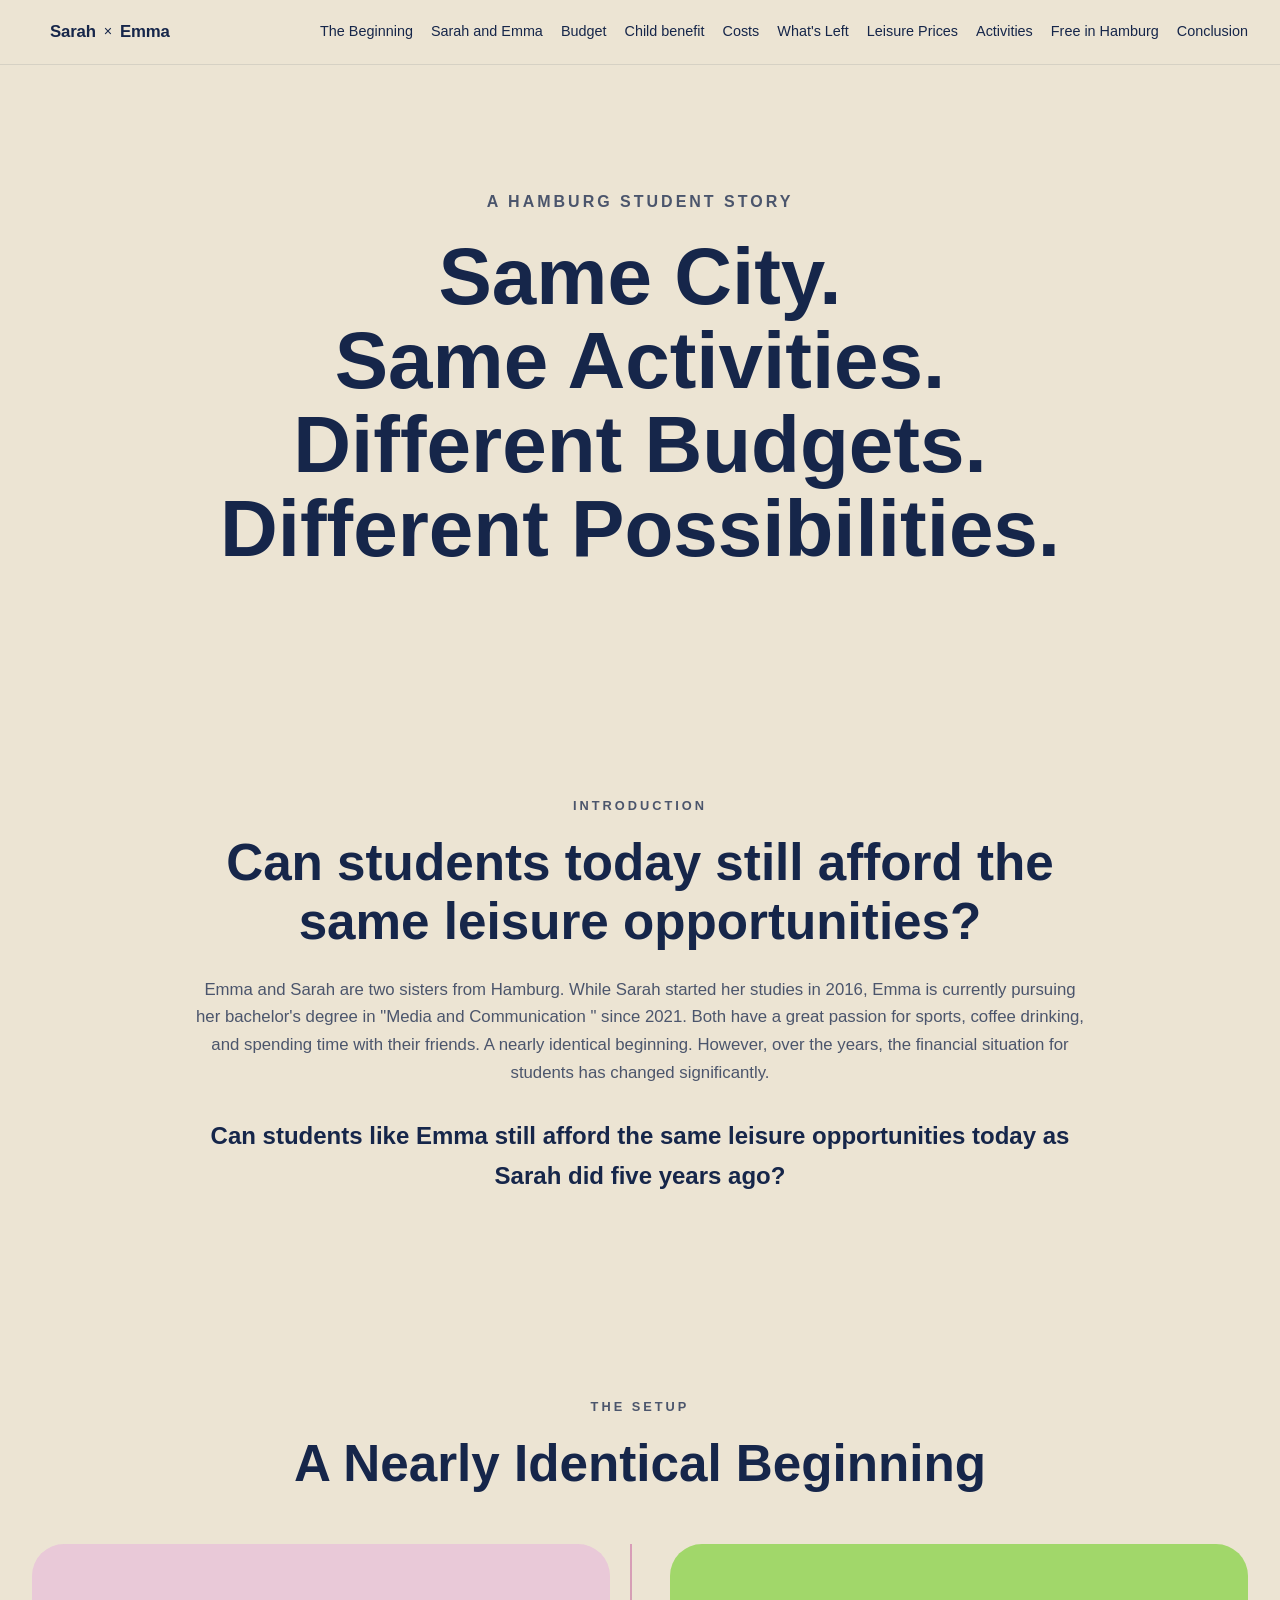
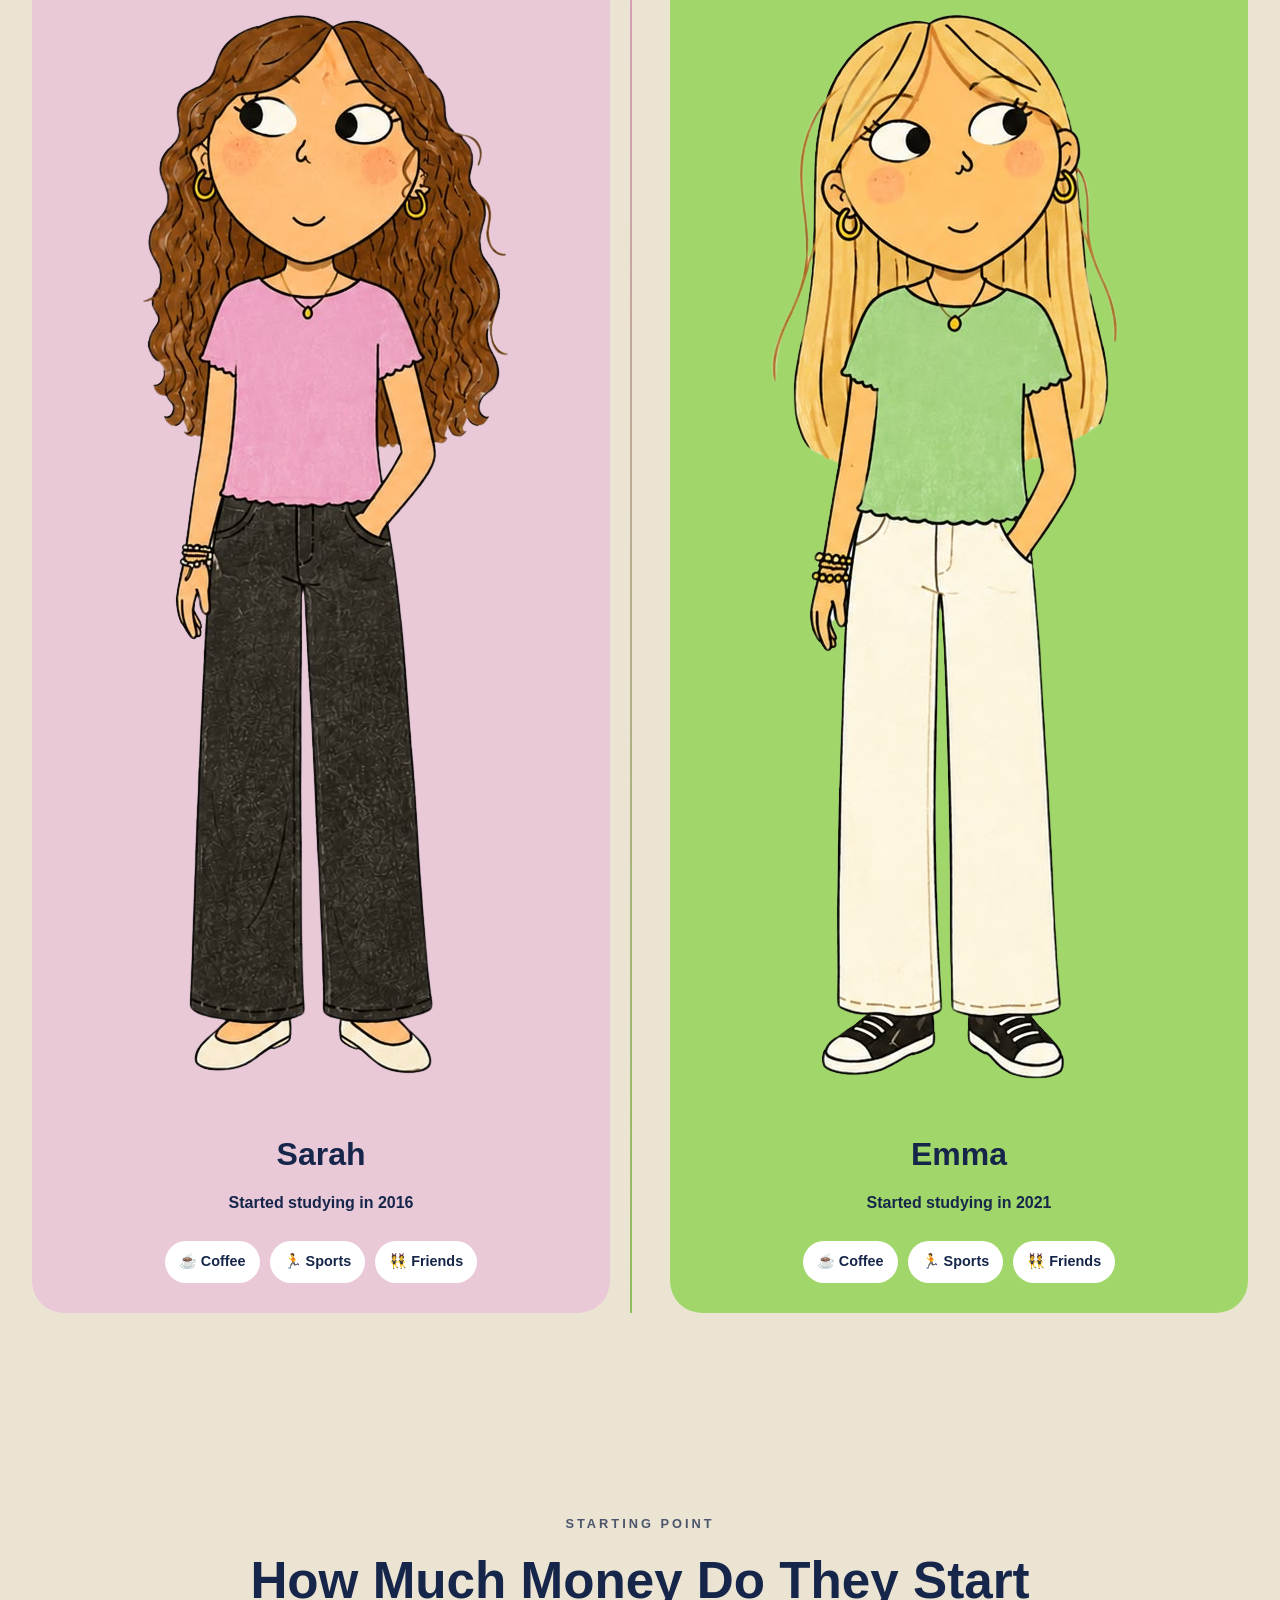
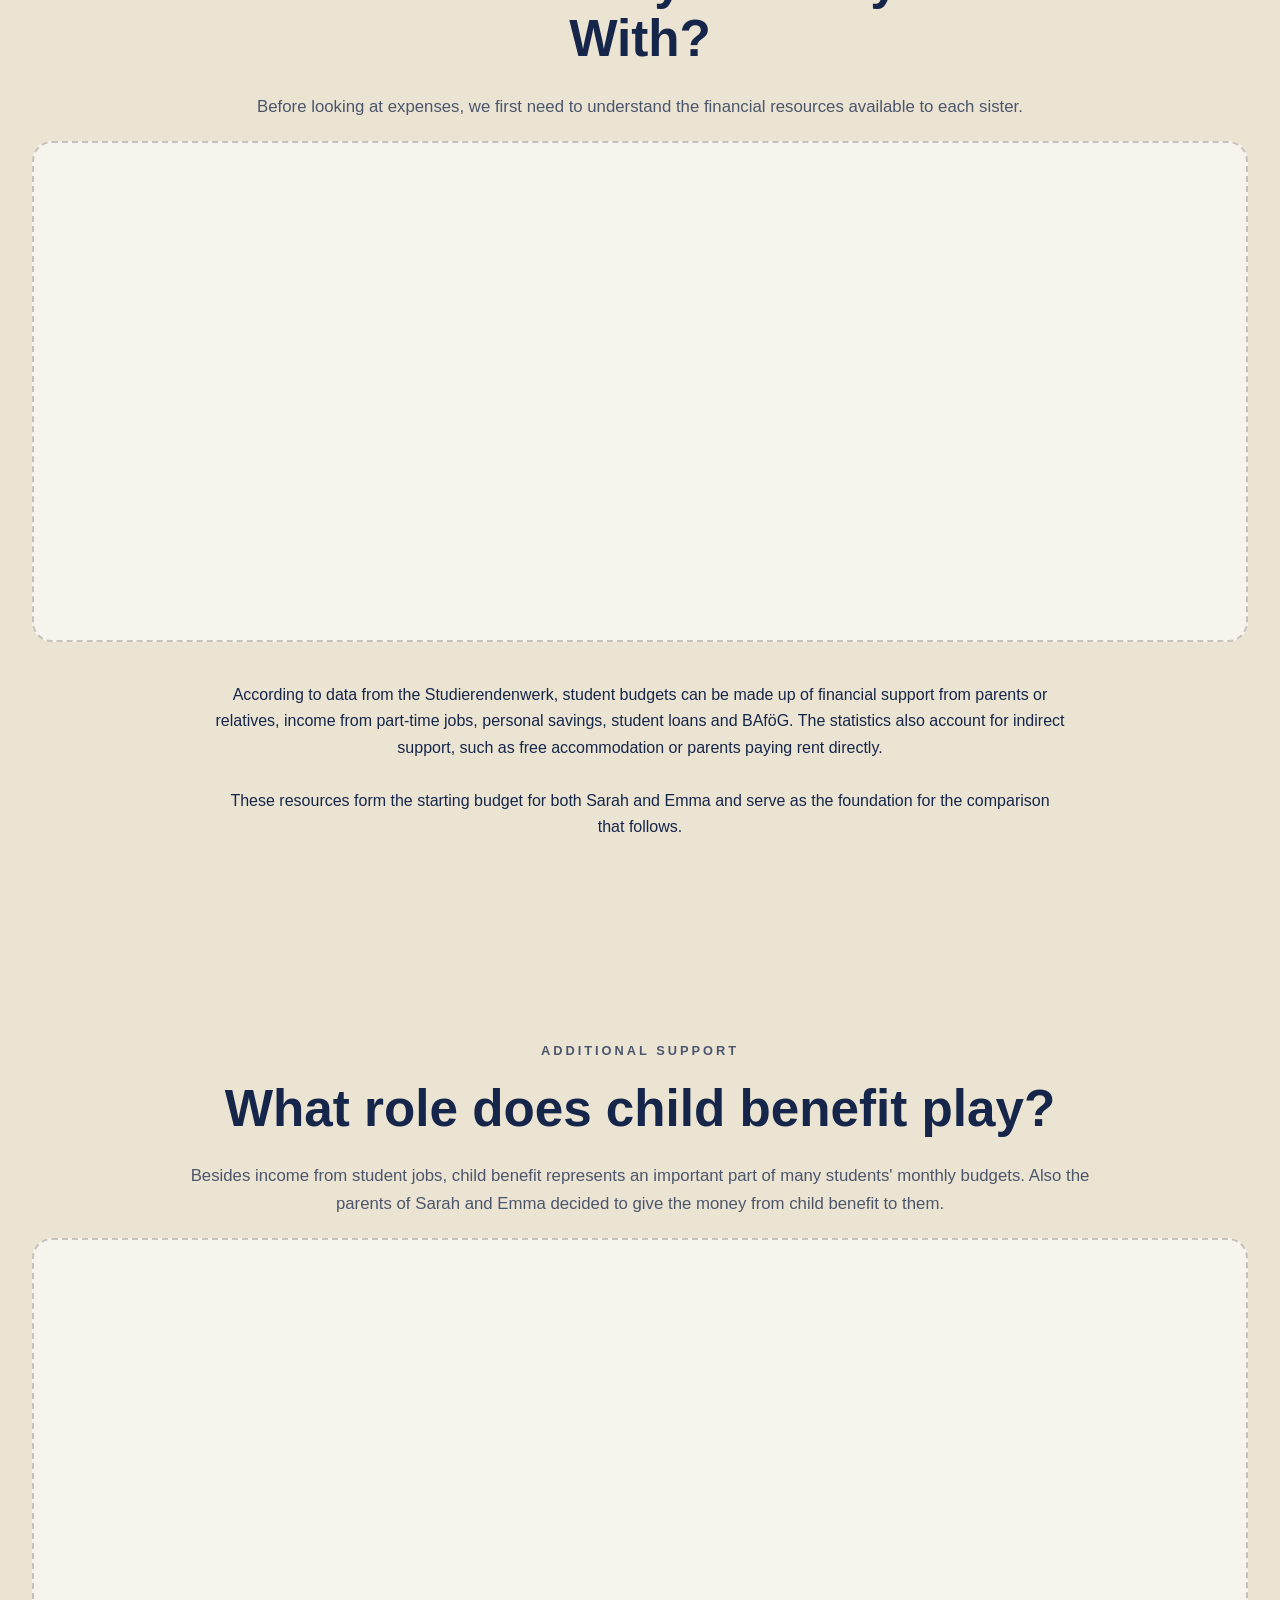
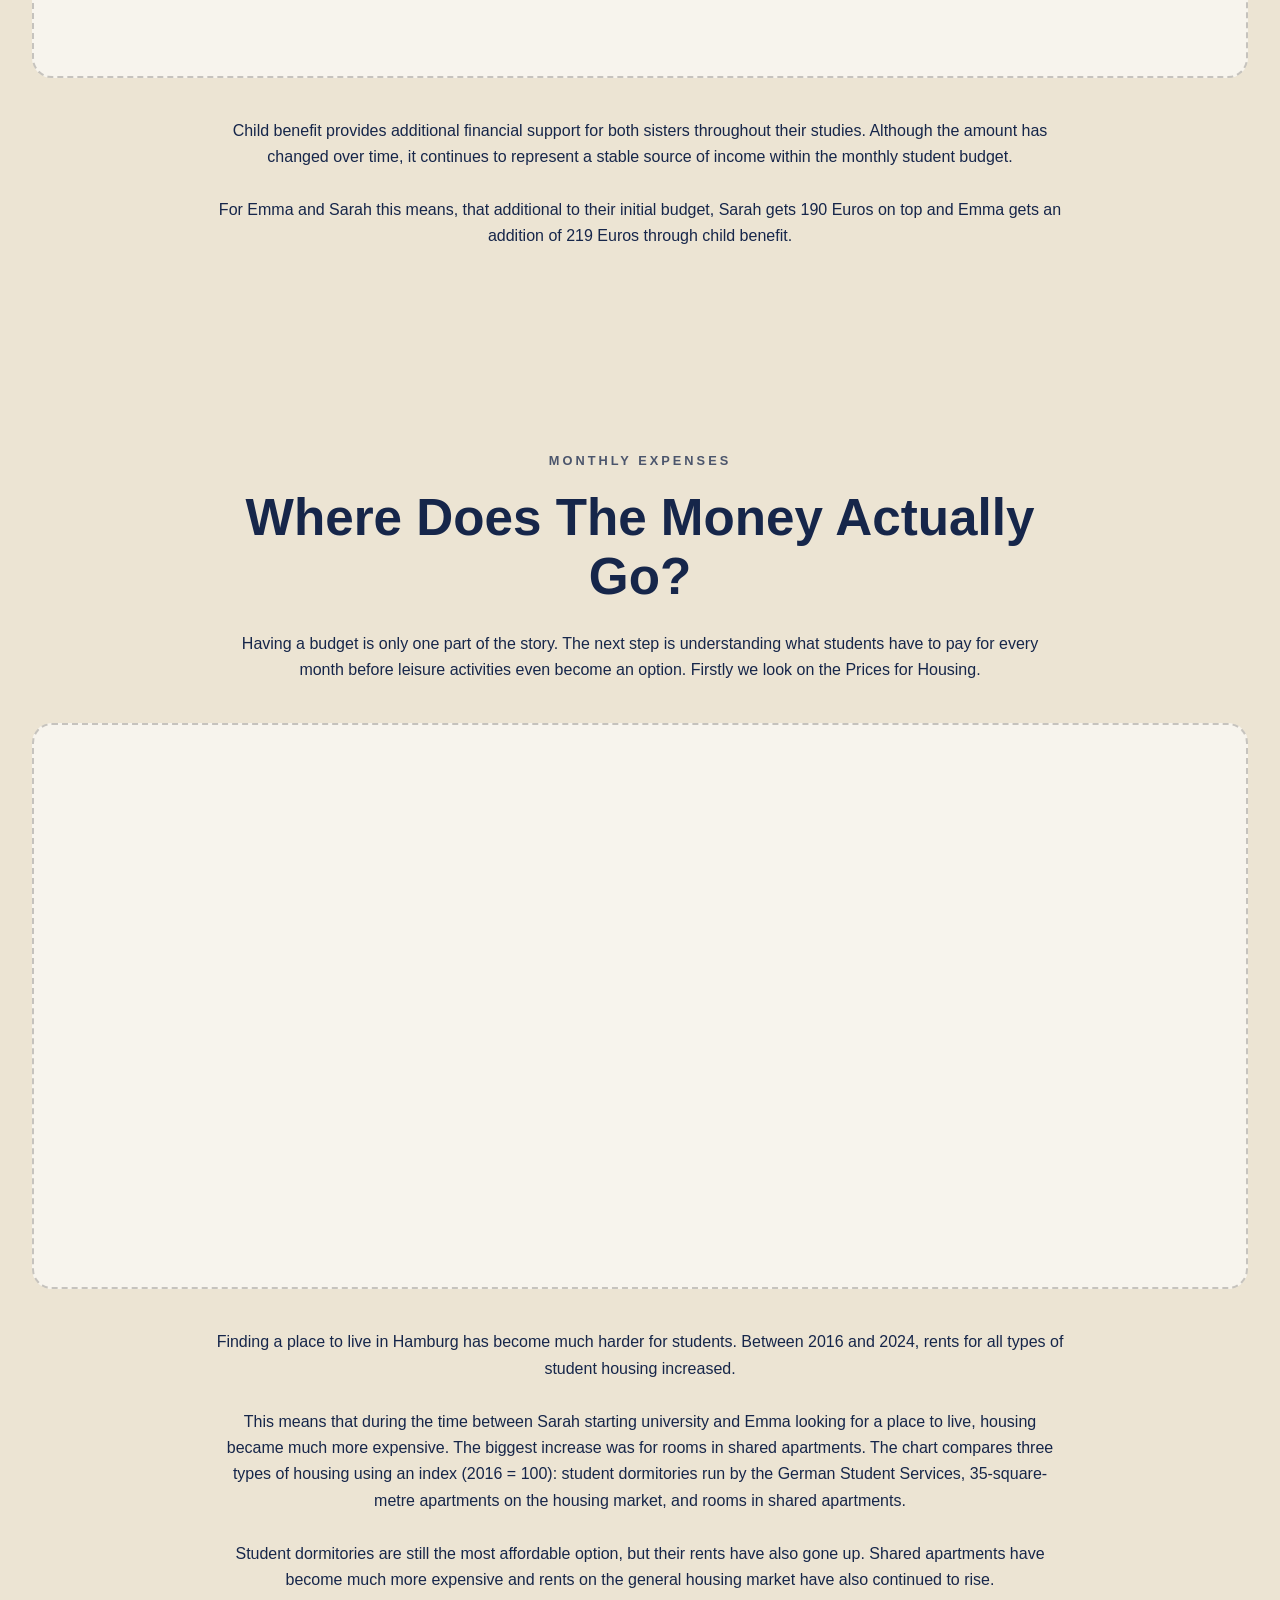
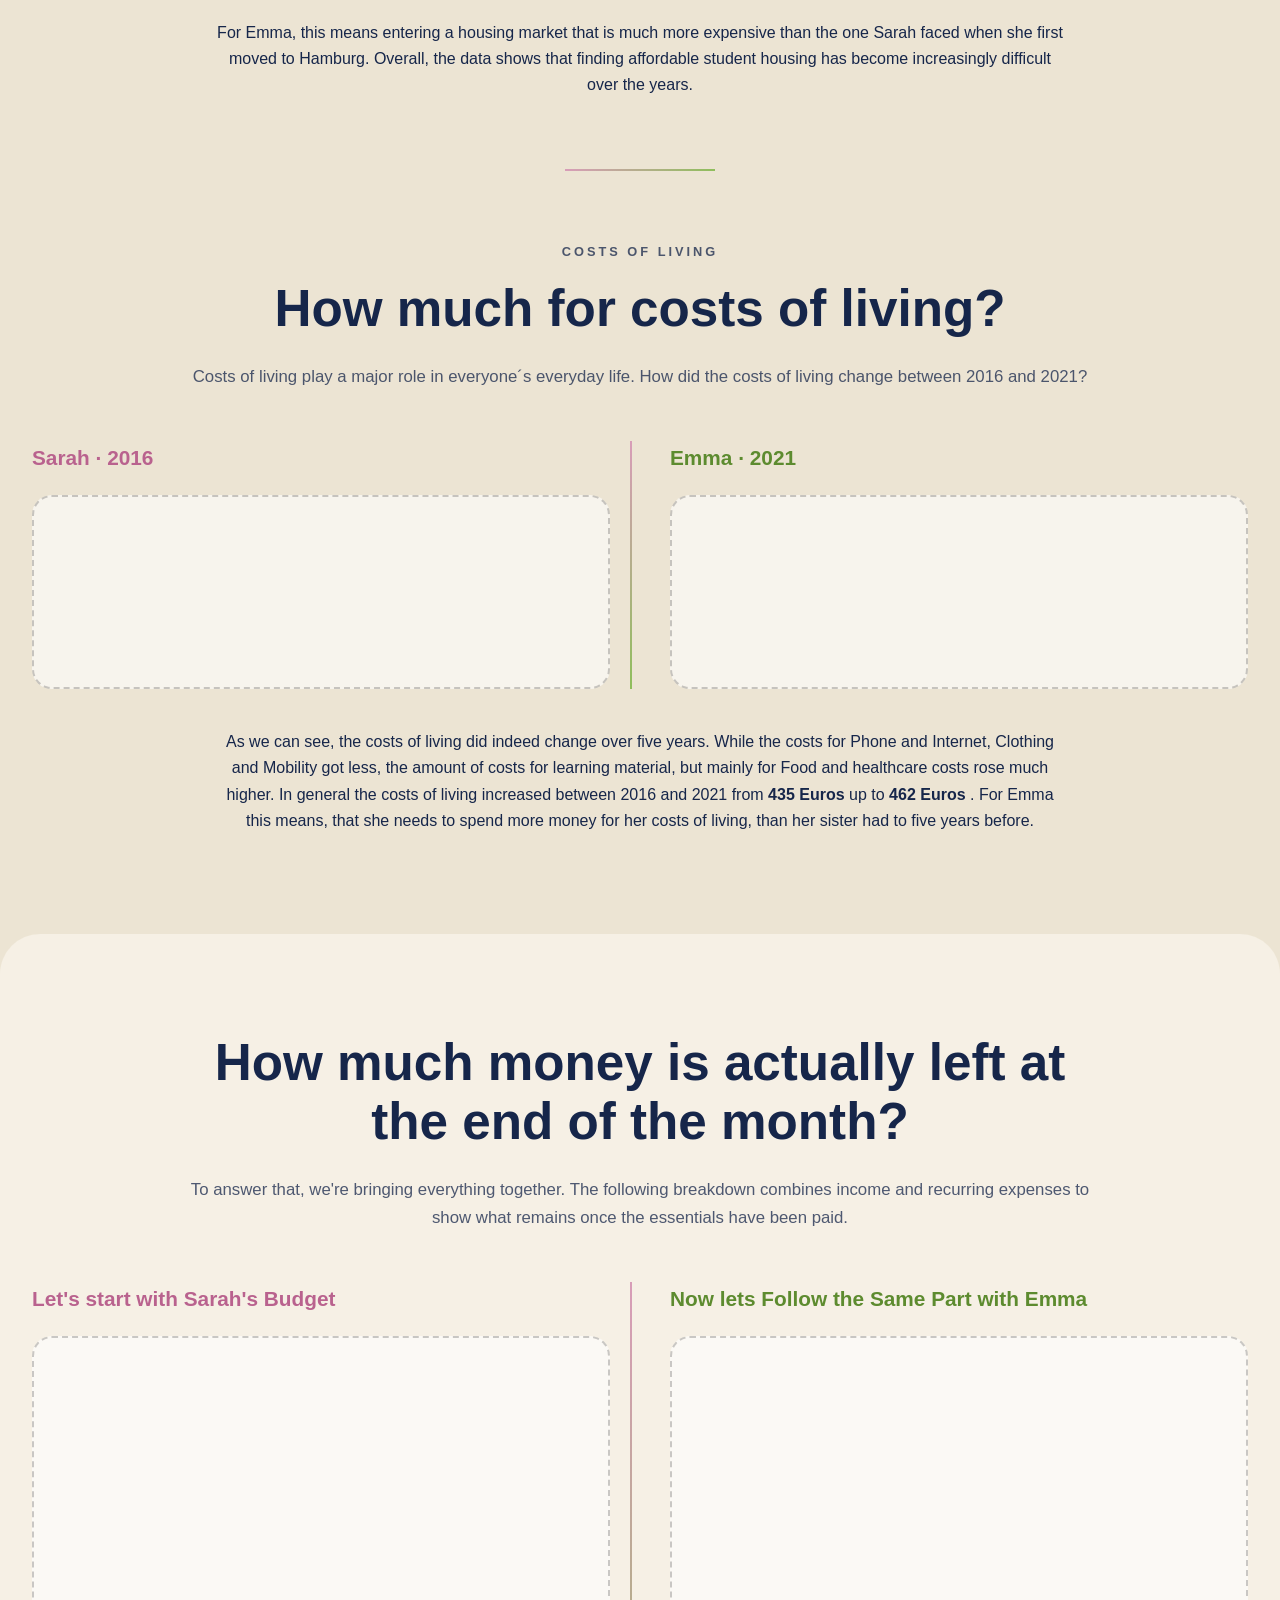
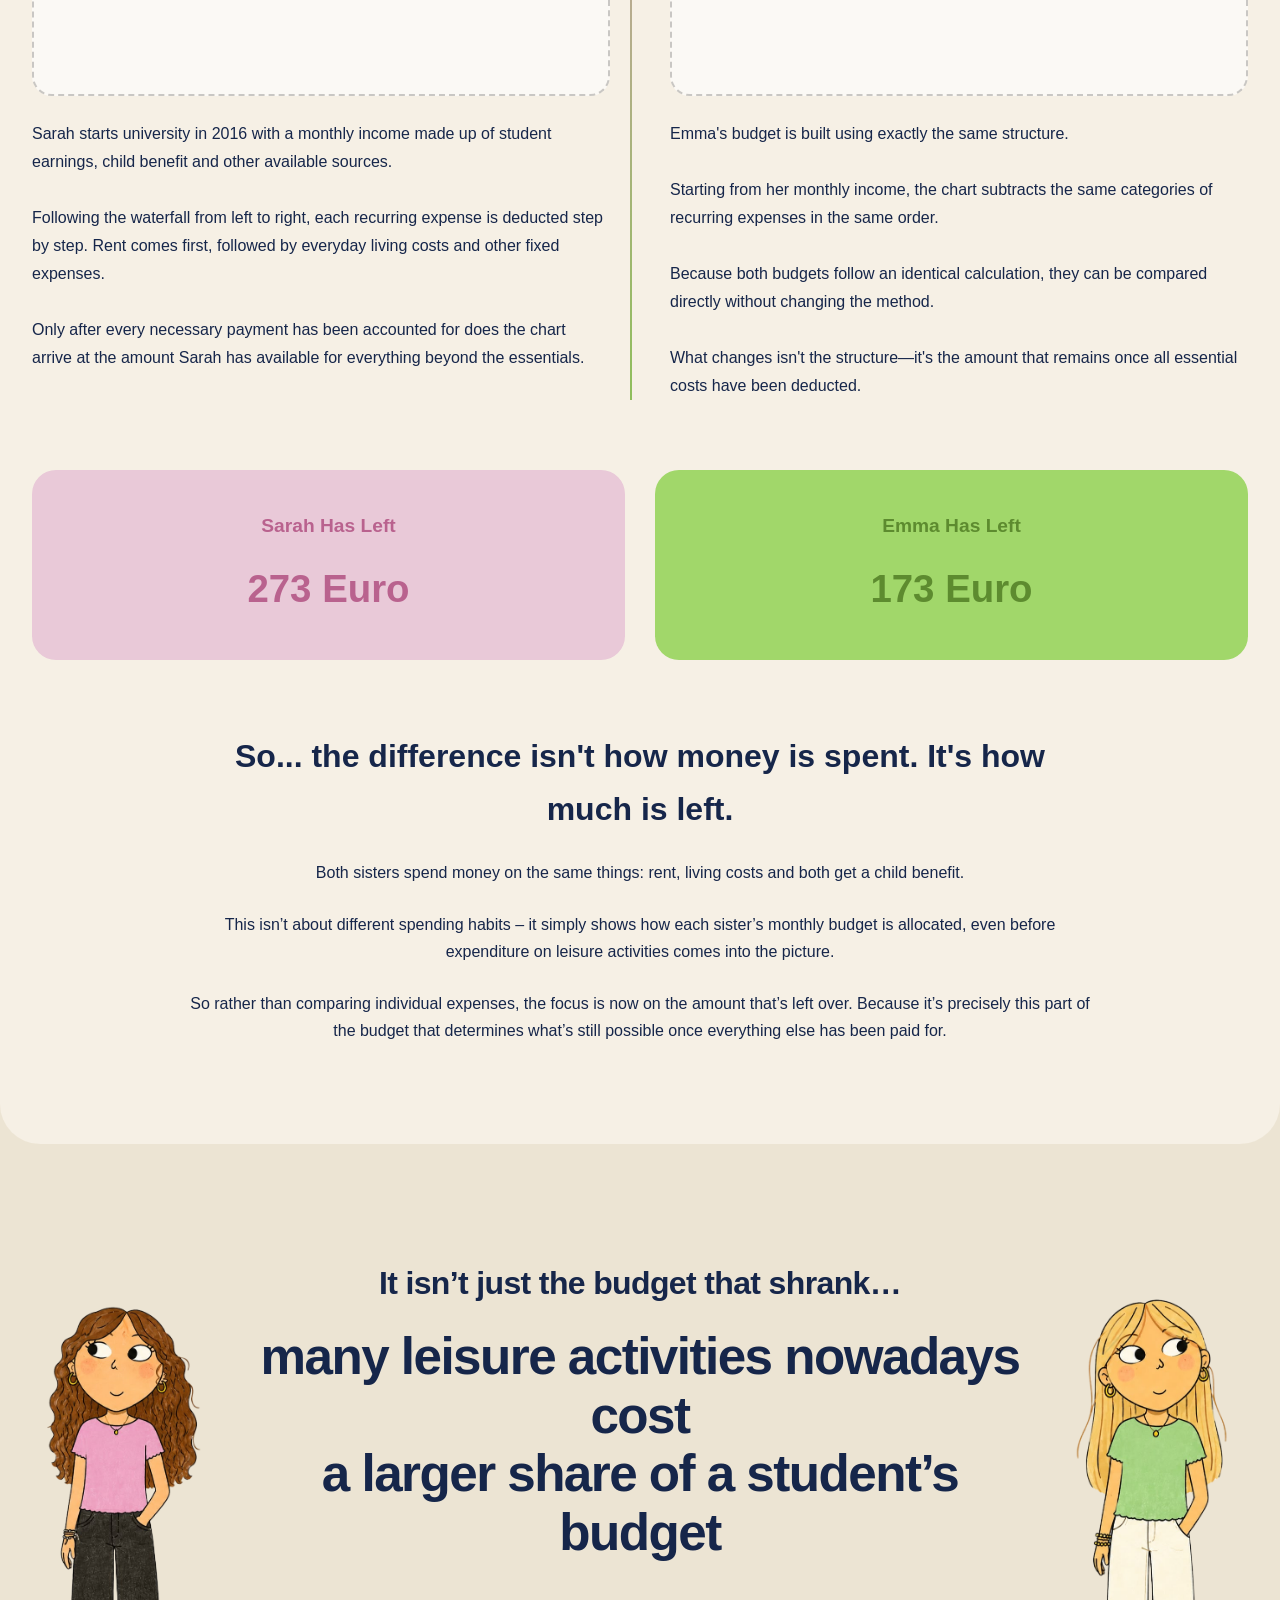
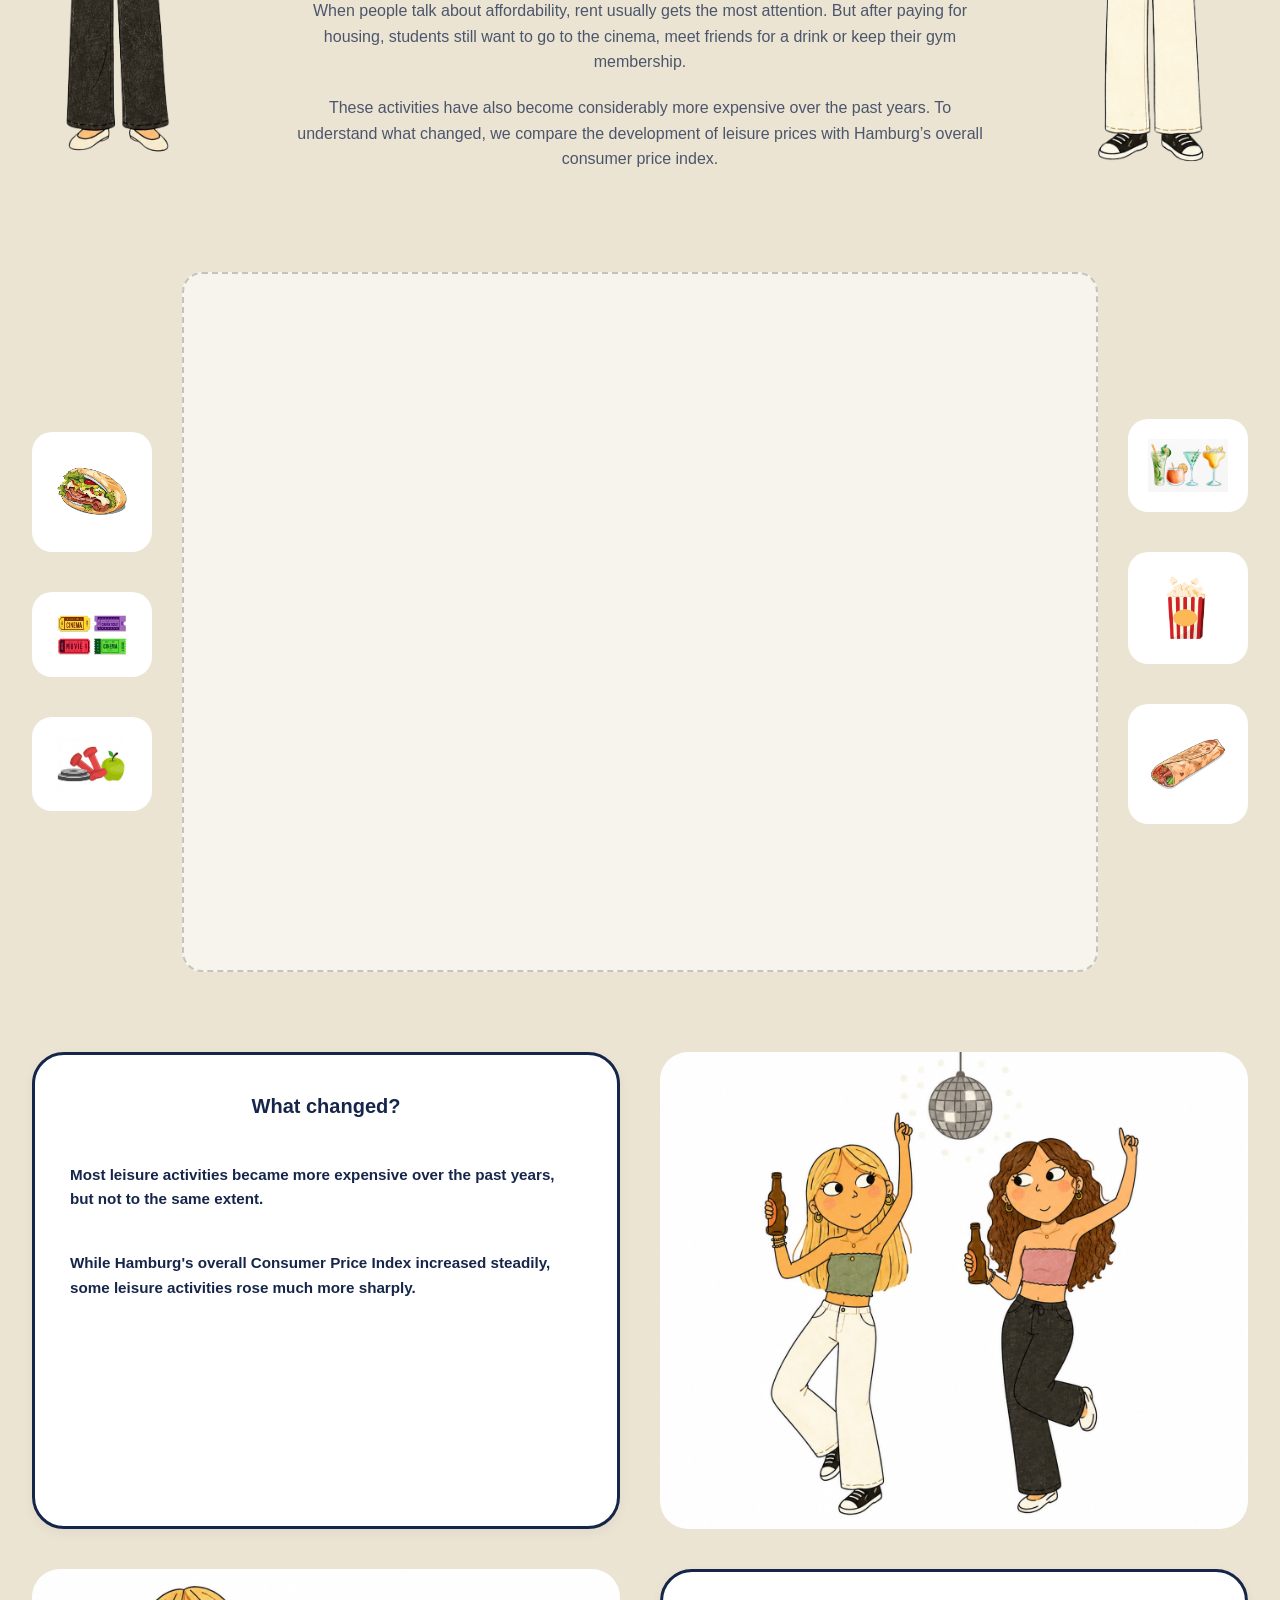
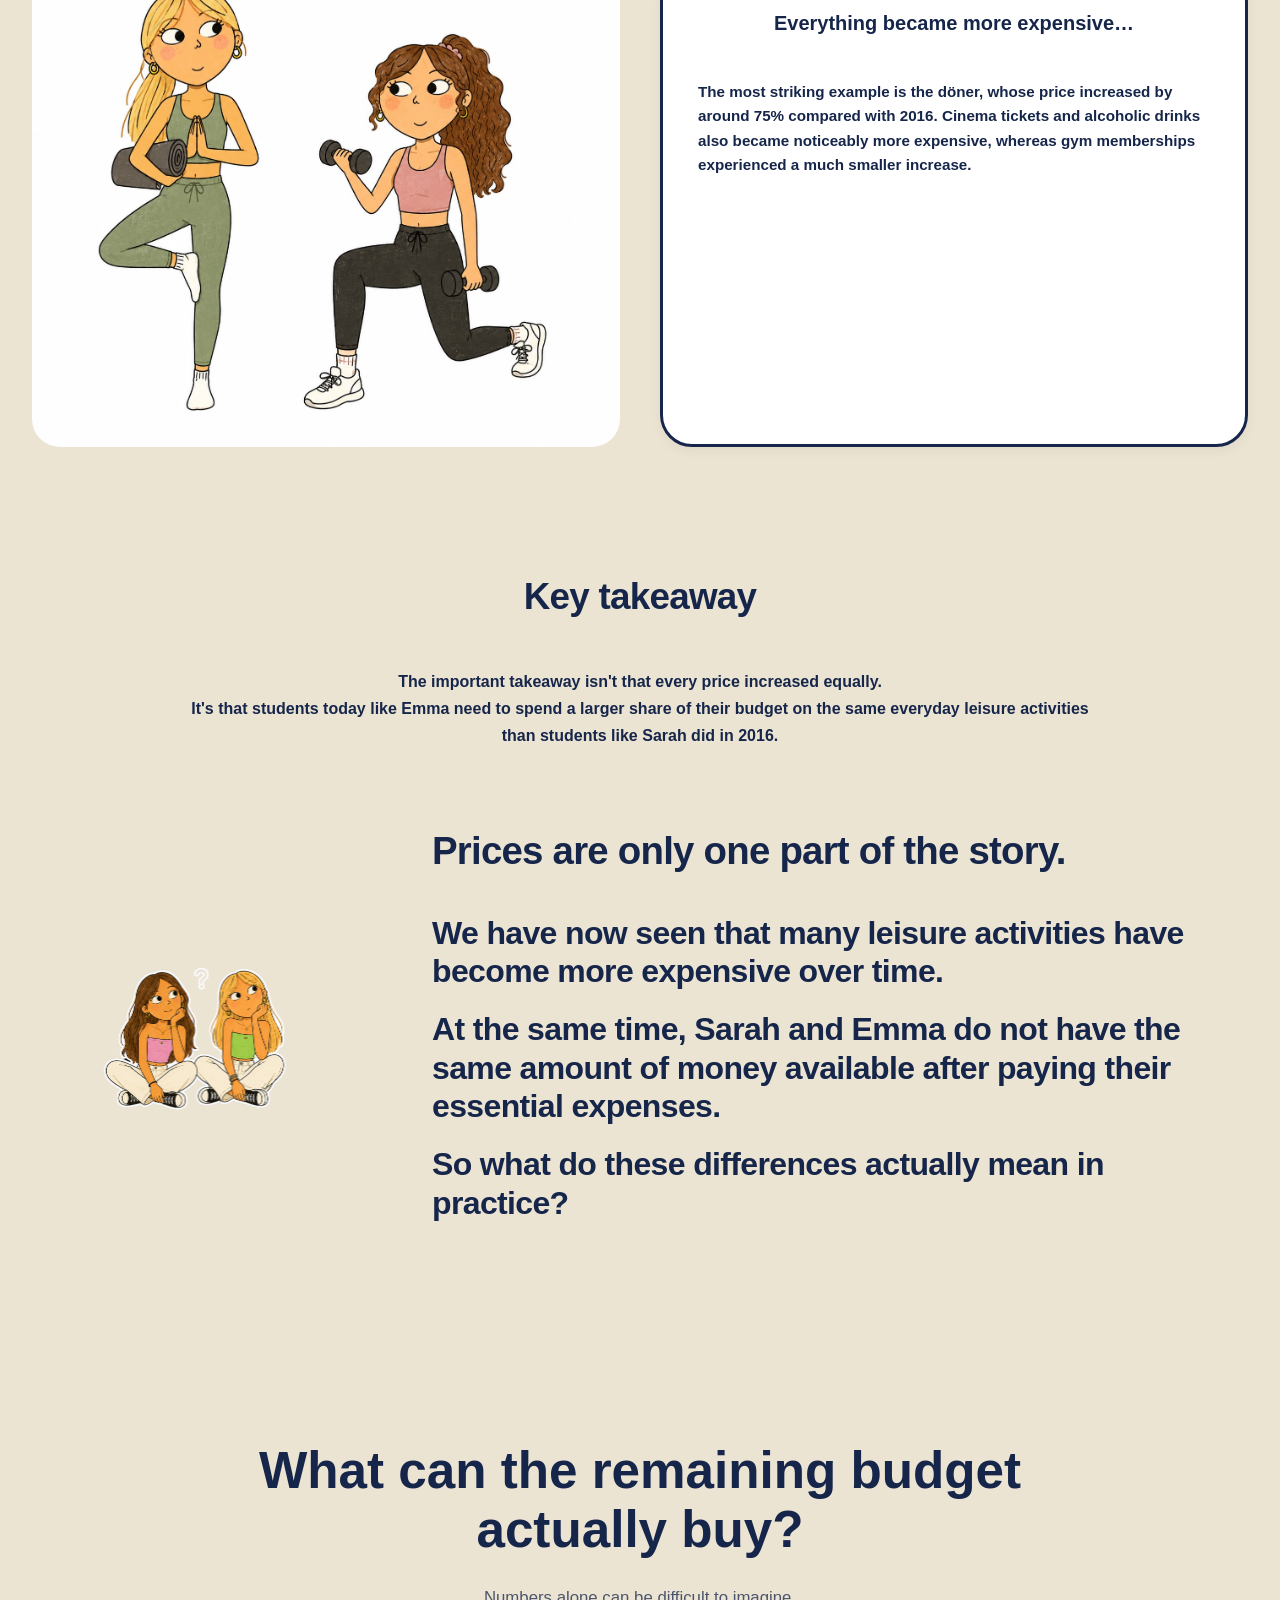
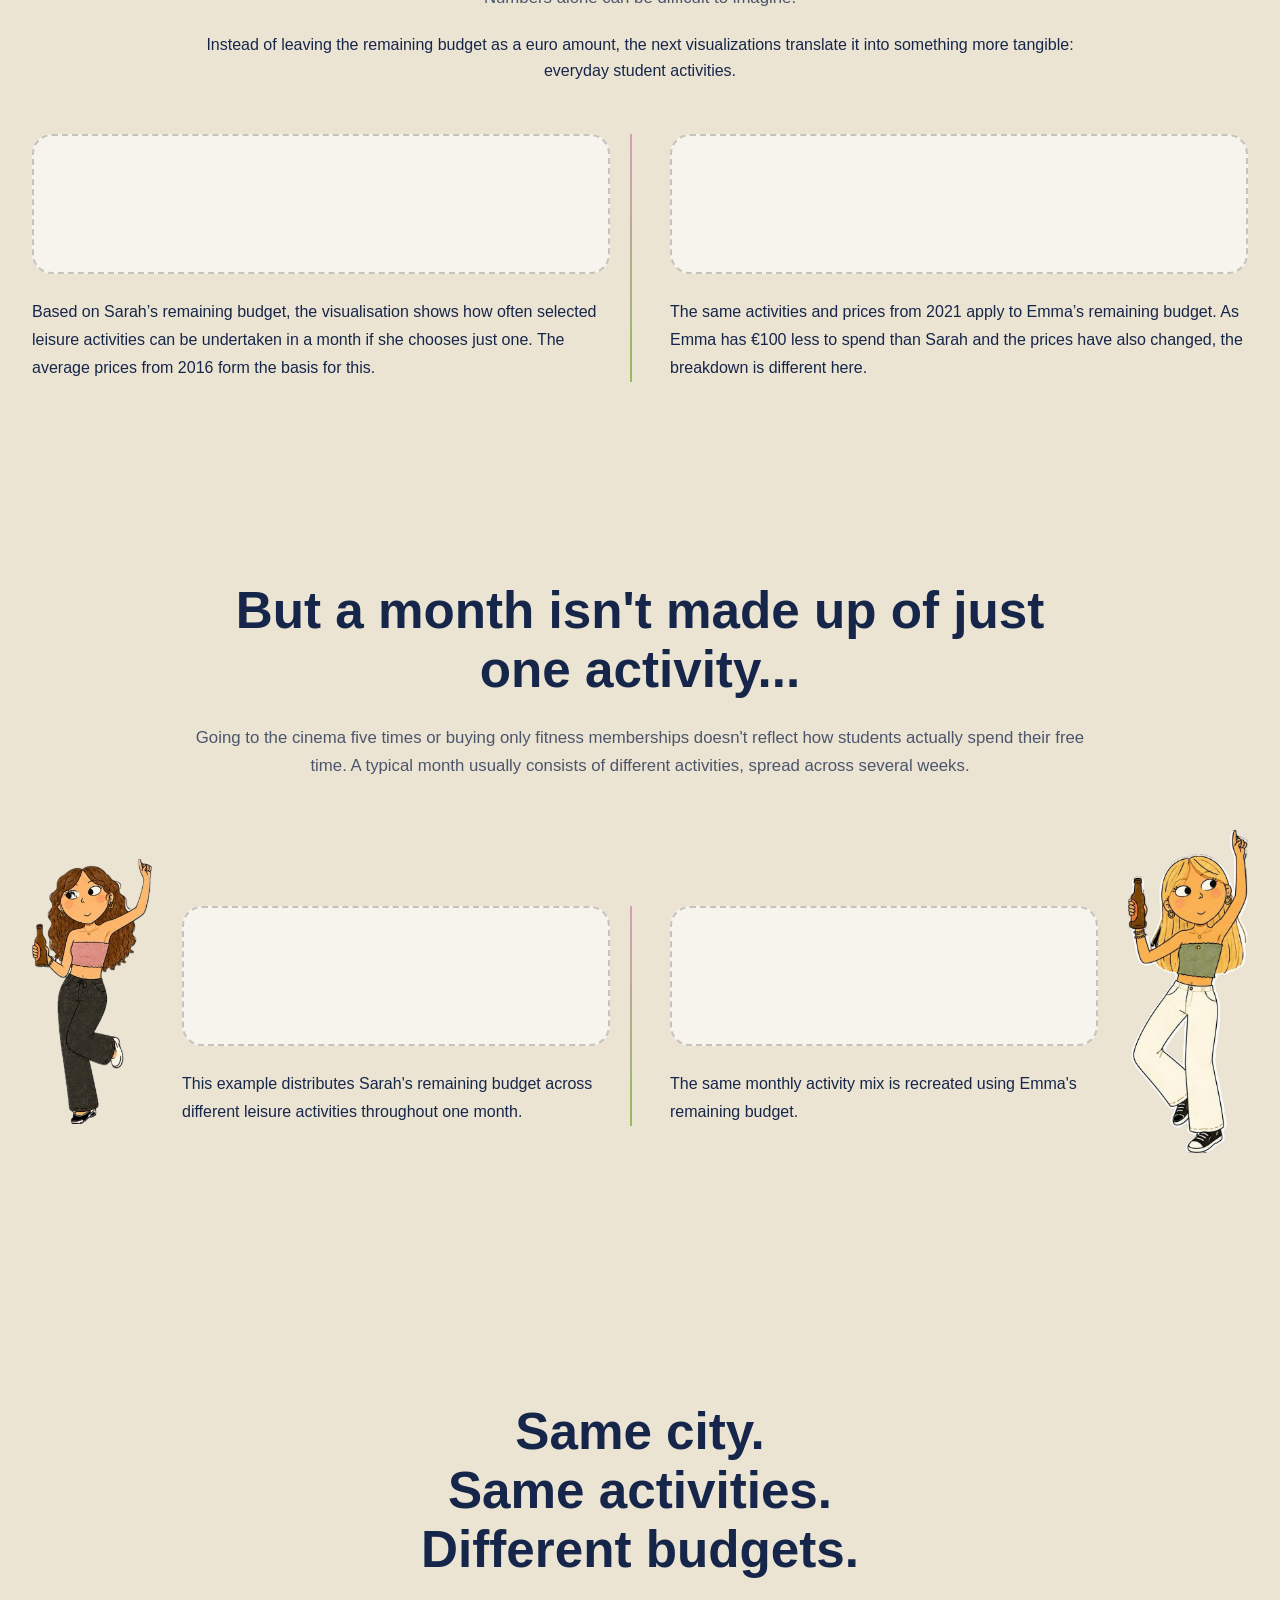
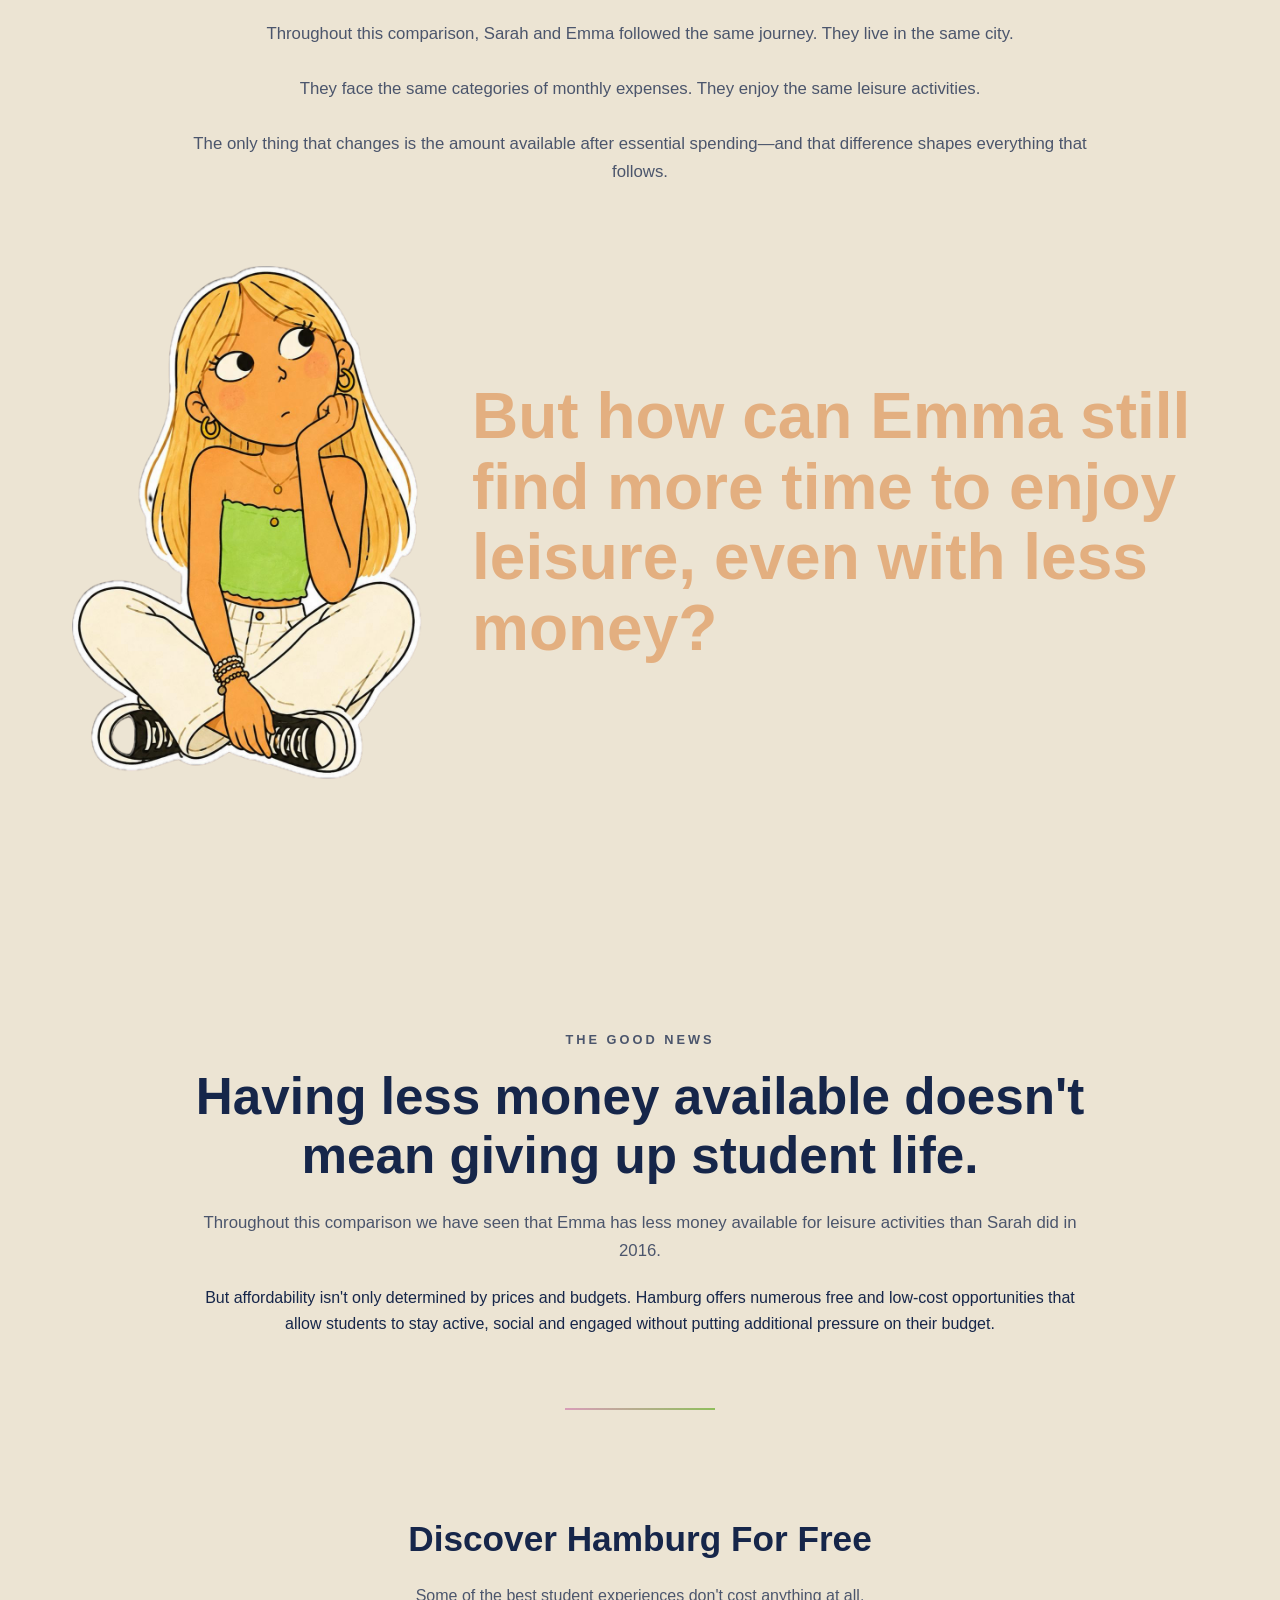
<file: index.html>
<!DOCTYPE html>
<html lang="en">

<head>
    <meta charset="UTF-8">
    <meta name="viewport" content="width=device-width, initial-scale=1.0">
    <title>Sarah & Emma – Same City, Different Budgets</title>

    <link rel="stylesheet" href="Sarah-Emma.css">
</head>

<body>

    <!-- ===================================================== -->
    <!-- NAVIGATION -->
    <!-- ===================================================== -->

    <header class="nav ">
        <div class="nav-inner ">

            <div class="nav-logo"><span class="dot dot-sarah"></span>Sarah<span class="nav-logo-x">×</span>Emma<span
                    class="dot dot-emma"></span></div>
            <nav class="nav-links">
                <a href="#intro">The Beginning</a>
                <a href="#setup">Sarah and Emma</a>
                <a href="#budget">Budget</a>
                <a href="#child-benefit">Child benefit</a>
                <a href="#costs">Costs</a>
                <a href="#leftover">What's Left</a>
                <a href="#leisure-prices">Leisure Prices</a>
                <a href="#activities">Activities</a>
                <a href="#freebies">Free in Hamburg</a>
                <a href="#conclusion">Conclusion</a>
            </nav>
        </div>
    </header>

    <!-- ===================================================== -->
    <!-- HERO -->
    <!-- ===================================================== -->

    <section class="hero ">

        <p class="eyebrow ">
            A Hamburg Student Story
        </p>

        <h1>
            Same City.<br> Same Activities.<br> Different Budgets. <br> Different Possibilities.
        </h1>

    </section>

    <!-- ===================================================== -->
    <!-- INTRODUCTION -->
    <!-- ===================================================== -->

    <section id="intro" class="section ">

        <div class="section-head center ">

            <p class="section-eyebrow ">
                Introduction
            </p>

            <h2>
                Can students today still afford the same leisure opportunities?
            </h2>

            <p class="section-lead ">
                Emma and Sarah are two sisters from Hamburg. While Sarah started her studies in 2016, Emma is currently
                pursuing her bachelor's degree in "Media and Communication " since 2021. Both have a great passion for
                sports, coffee drinking, and spending time with
                their friends. A nearly identical beginning. However, over the years, the financial situation for
                students has changed significantly.
            </p>

            <p class="research-question ">
                Can students like Emma still afford the same leisure opportunities today as Sarah did five years ago?
            </p>

        </div>

    </section>

    <!-- ===================================================== -->
    <!-- THE SETUP -->
    <!-- ===================================================== -->

    <section id="setup" class="section ">

        <div class="section-head center ">

            <p class="section-eyebrow ">
                The Setup
            </p>

            <h2>
                A Nearly Identical Beginning
            </h2>

        </div>

        <div class="comparison-grid ">

            <div class="profile-card sarah ">

                <div class="image-placeholder ">
                    <img src="Sarahohne.png" alt="Sarah">
                </div>

                <h3>Sarah</h3>

                <p class="year ">Started studying in 2016</p>

                <div class="interest-list ">
                    <span>☕ Coffee</span>
                    <span>🏃 Sports</span>
                    <span>👯 Friends</span>
                </div>

            </div>

            <div class="middle-divider "></div>

            <div class="profile-card emma ">

                <div class="image-placeholder ">
                    <img src="Emmaohne.png" alt="Emma">
                </div>

                <h3>Emma</h3>

                <p class="year ">Started studying in 2021</p>

                <div class="interest-list ">
                    <span>☕ Coffee</span>
                    <span>🏃 Sports</span>
                    <span>👯 Friends</span>
                </div>

            </div>

        </div>

    </section>

    <!-- ===================================================== -->
    <!-- BUDGET -->
    <!-- ===================================================== -->

    <section id="budget" class="section ">

        <div class="section-head center ">

            <p class="section-eyebrow ">
                Starting Point
            </p>

            <h2>
                How Much Money Do They Start With?
            </h2>

            <p class="section-lead ">
                Before looking at expenses, we first need to understand the financial resources available to each
                sister.
            </p>

        </div>

        <div class="chart-placeholder large ">

            <iframe title="Monthly Average Budget of Students" aria-label="Column Chart" id="datawrapper-chart-0df8o"
                src="https://datawrapper.dwcdn.net/0df8o/4/" scrolling="no" frameborder="0" style="border: none;"
                width="600" height="457" data-external="1"></iframe>



        </div>

        <p class="insight-text">


            According to data from the Studierendenwerk, student budgets can be made up of financial support from
            parents or relatives, income from part-time jobs, personal savings, student loans and BAföG. The statistics
            also account for indirect support, such as free accommodation or parents paying rent directly.

            <br><br>

            These resources form the starting budget for both Sarah and Emma and serve as the foundation for the
            comparison that follows.
        </p>

    </section>

    <!-- ===================================================== -->
    <!-- CHILD BENEFIT -->
    <!-- ===================================================== -->

    <section id="child-benefit" class="section">

        <div class="section-head center">

            <p class="section-eyebrow">
                Additional Support
            </p>

            <h2>
                What role does child benefit play?
            </h2>

            <p class="section-lead">
                Besides income from student jobs, child benefit represents an important part of
                many students' monthly budgets. Also the parents of Sarah and Emma decided to give the money from child
                benefit to them.
            </p>

        </div>

        <div class="chart-placeholder large">

            <iframe title="child benefit &amp;amp; child tax allowance amounts (2015–2022)" aria-label="Liniendiagramm"
                id="datawrapper-chart-PB6IC" src="https://datawrapper.dwcdn.net/PB6IC/2/" scrolling="no" frameborder="0"
                style="border: none;" width="600" height="396" data-external="1"></iframe>

        </div>

        <div class="insight-text">

            <p>
                Child benefit provides additional financial support for both sisters throughout their studies. Although
                the amount has changed over time, it continues to represent a stable source of income within the monthly
                student budget.
            </p>

            <br>

            <p>
                For Emma and Sarah this means, that additional to their initial budget, Sarah gets 190 Euros on top and
                Emma gets an addition of 219 Euros through child benefit.
            </p>


        </div>

    </section>

    <!-- ===================================================== -->
    <!-- COSTS -->
    <!-- ===================================================== -->

    <section id="costs" class="section ">

        <div class="section-head center ">

            <p class="section-eyebrow ">
                Monthly Expenses
            </p>

            <h2>
                Where Does The Money Actually Go?
            </h2>

        </div>

        <div class="text-block ">

            <p>
                Having a budget is only one part of the story. The next step is understanding what students have to pay
                for every month before leisure activities even become an option. Firstly we look on the Prices for
                Housing.
            </p>

        </div>

        <div class="chart-placeholder xl ">


            <iframe title="Hamburg’s students are paying more for housing" aria-label="Line chart"
                id="datawrapper-chart-OoHtc" src="https://datawrapper.dwcdn.net/OoHtc/3/" scrolling="no" frameborder="0"
                style="width: 0; min-width: 100% !important; border: none;" height="522" data-external="1"></iframe>
            <script type="text/javascript">
                (function () {
                    function e() {
                        window.addEventListener(message, function (e) {
                            if (e.data[datawrapper - height] !== void 0) {
                                var t = document.querySelectorAll(iframe);
                                for (var n in e.data[datawrapper - height])
                                    for (var r = 0, i; i = t[r]; r++)
                                        if (i.contentWindow === e.source) {
                                            var a = e.data[datawrapper - height][n] + px;
                                            i.style.height = a
                                        }
                            }
                        })
                    }
                    e()
                })();
            </script>

        </div>

        <p class="insight-text">
            Finding a place to live in Hamburg has become much harder for students. Between 2016 and 2024, rents for all
            types of student housing increased.

            <br><br>

            This means that during the time between Sarah starting university and Emma looking for a place to live,
            housing became much more expensive. The biggest increase was for rooms in shared apartments.

            The chart compares three types of housing using an index (2016 = 100): student dormitories run by the German
            Student Services, 35-square-metre apartments on the housing market, and rooms in shared apartments.

            <br><br>

            Student dormitories are still the most affordable option, but their rents have also gone up. Shared
            apartments have become much more expensive and rents on the general housing market have also continued to
            rise.

            <br><br>

            For Emma, this means entering a housing market that is much more expensive than the one Sarah faced when she
            first moved to Hamburg. Overall, the data shows that finding affordable student housing has become
            increasingly difficult over the years.
        </p>

        <div class="section-divider "></div>
        <div class="section-head center">

            <p class="section-eyebrow">
                Costs of Living
            </p>

            <h2>
                How much for costs of living?
            </h2>

            <p class="section-lead">
                Costs of living play a major role in everyone´s everyday life. How did the costs of living change
                between 2016 and 2021?
            </p>

        </div>
        <div class="comparison-grid ">

            <div class="comparison-column ">

                <h3 class="sarah-title ">
                    Sarah · 2016
                </h3>

                <div class="chart-placeholder ">

                    <iframe title="Costs of living in 2016" aria-label="Split Bars" id="datawrapper-chart-KxEEh"
                        src="https://datawrapper.dwcdn.net/KxEEh/4/" scrolling="no" frameborder="0"
                        style="border: none;" width="600" height="150" data-external="1"></iframe>
                </div>

            </div>

            <div class="middle-divider "></div>

            <div class="comparison-column ">

                <h3 class="emma-title ">
                    Emma · 2021
                </h3>

                <div class="chart-placeholder ">
                    <iframe title="Costs of living in 2021" aria-label="Split Bars" id="datawrapper-chart-OG7WF"
                        src="https://datawrapper.dwcdn.net/OG7WF/3/" scrolling="no" frameborder="0"
                        style="border: none;" width="600" height="150" data-external="1"></iframe>
                </div>

            </div>

        </div>

        <p class="insight-text ">
            As we can see, the costs of living did indeed change over five years. While the costs for Phone and
            Internet, Clothing and Mobility got less, the amount of costs for learning material, but mainly for Food and
            healthcare costs rose much higher. In general the costs of living increased between 2016 and 2021 from
            <b> 435
                Euros </b> up to <b> 462 Euros </b>. For Emma this means, that she needs to spend more money for her
            costs
            of living, than
            her sister had to five years before.
        </p>

    </section>

    <!-- ===================================================== -->
    <!-- LEFTOVER -->
    <!-- ===================================================== -->

    <section id="leftover" class="section highlight-section ">

        <div class="section-head center ">

            <h2>
                How much money is actually left at the end of the month?
            </h2>

            <p class="section-lead ">
                To answer that, we're bringing everything together. The following breakdown combines income and
                recurring expenses to show what remains once the essentials have been paid.
            </p>

        </div>

        <div class="comparison-grid ">

            <div>

                <h3 class="sarah-title ">
                    Let's start with Sarah's Budget
                </h3>

                <div class="chart-placeholder waterfall ">
                    <div class="flourish-embed flourish-chart" data-src="visualisation/29589586">
                        <script src="https://public.flourish.studio/resources/embed.js"></script><noscript><img
                                src="https://public.flourish.studio/visualisation/29589586/thumbnail" width="100%"
                                alt="chart visualization" /></noscript>
                    </div>
                </div>

                <p class="diagram-description ">
                    Sarah starts university in 2016 with a monthly income made up of student earnings, child benefit and
                    other available sources.
                    <br><br> Following the waterfall from left to right, each recurring expense is deducted step by
                    step. Rent comes first, followed by everyday living costs and other fixed expenses.
                    <br><br> Only after every necessary payment has been accounted for does the chart arrive at the
                    amount Sarah has available for everything beyond the essentials.
                </p>

            </div>

            <div class="middle-divider "></div>

            <div>

                <h3 class="emma-title ">
                    Now lets Follow the Same Part with Emma
                </h3>

                <div class="chart-placeholder waterfall ">
                    <div class="flourish-embed flourish-chart" data-src="visualisation/29571532">
                        <script src="https://public.flourish.studio/resources/embed.js"></script><noscript><img
                                src="https://public.flourish.studio/visualisation/29571532/thumbnail" width="100%"
                                alt="chart visualization" /></noscript>
                    </div>
                </div>


                <p class="diagram-description ">
                    Emma's budget is built using exactly the same structure.
                    <br><br> Starting from her monthly income, the chart subtracts the same categories of recurring
                    expenses in the same order.
                    <br><br> Because both budgets follow an identical calculation, they can be compared directly without
                    changing the method.
                    <br><br> What changes isn't the structure—it's the amount that remains once all essential costs have
                    been deducted.
                </p>
            </div>

        </div>

        </div>

        <div class="remaining-budget-wrapper ">

            <div class="remaining-box sarah-box ">
                <h3>Sarah Has Left</h3>
                <div>273 Euro</div>
            </div>

            <div class="remaining-box emma-box ">
                <h3>Emma Has Left</h3>
                <div>173 Euro</div>
            </div>

        </div>

        <div class="conclusion-box ">

            <h2>
                So... the difference isn't how money is spent. It's how much is left.
            </h2>

            <p>
                Both sisters spend money on the same things: rent, living costs and both get a child benefit.
                <br><br> This isn’t about different spending habits – it simply shows how each sister’s monthly budget
                is allocated, even before expenditure on leisure activities comes into the picture.
                <br><br> So rather than comparing individual expenses, the focus is now on the amount that’s left over.
                Because it’s precisely this part of the budget that determines what’s still possible once everything
                else has been paid for.
            </p>

        </div>

    </section>

    <!-- ===================================================== -->
    <!-- LEISURE PRICE DEVELOPMENT -->
    <!-- ===================================================== -->

    <section id="leisure-prices" class="section leisure-section">

        <!-- PART 1 -->

        <div class="leisure-intro">

            <div class="side-character">
                <img src="Sarahohne.png" alt="Sarah">
            </div>

            <div class="leisure-intro-content">

                <h2>
                    It isn’t just the budget that shrank…
                </h2>

                <h3>
                    <span>many leisure activities nowadays cost</span>
                    <span>a larger share of a student’s budget</span>
                </h3>

                <p>
                    When people talk about affordability, rent usually gets the most attention. But after paying for
                    housing, students still want to go to the cinema, meet friends for a drink or keep their gym
                    membership.
                </p>

                <p>
                    These activities have also become considerably more expensive over the past years. To understand
                    what changed, we compare the development of leisure prices with Hamburg’s overall consumer price
                    index.
                </p>

            </div>

            <div class="side-character">
                <img src="Emmaohne.png" alt="Emma">
            </div>

        </div>

        <!-- PART 2 -->

        <div class="leisure-chart-wrapper">

            <div class="activity-icons-left">

                <div class="activity-placeholder"><img src="Döner.avif" alt="Döner"></div>
                <div class="activity-placeholder"><img src="Kinotickets.jpg" alt="Kinotickets"></div>
                <div class="activity-placeholder"><img src="Hanteln.jpg" alt="Hanteln"></div>

            </div>

            <div class="chart-placeholder giant-chart">


                <div style="min-height:485px" id="datawrapper-vis-apek0">
                    <script type="text/javascript" defer src="https://datawrapper.dwcdn.net/apek0/embed.js"
                        charset="utf-8" data-target="#datawrapper-vis-apek0"></script><noscript><img
                            src="https://datawrapper.dwcdn.net/apek0/full.png"
                            alt="Leisure activities didn’t escape inflation (Line chart)" /></noscript>
                </div>


            </div>

            <div class="activity-icons-right">

                <div class="activity-placeholder"><img src="Cocktails.jpg" alt="Cocktails"></div>
                <div class="activity-placeholder"> <img src="Popcorn.jpg" alt="Popcorn"></div>
                <div class="activity-placeholder"><img src="Dürüm.jpg" alt="Dürüm"></div>

            </div>

        </div>

        <!-- PART 3 -->

        <div class="explanation-grid">

            <div class="info-box">

                <h4>What changed?</h4>

                <p class="key-takeaway">
                    Most leisure activities became more expensive over the past years, but not to the same extent.
                </p>

                <p class="key-takeaway">
                    While Hamburg's overall Consumer Price Index increased steadily, some leisure activities rose much
                    more
                    sharply.
                </p>

            </div>

            <div class="image-placeholder leisure-photo">
                <img src="Party beide.jpeg" alt="Party">
            </div>

            <div class="image-placeholder leisure-photo">
                <img src="sport beide.jpeg" alt="Sports">
            </div>

            <div class="info-box">

                <h4>Everything became more expensive…</h4>

                <p class="key-takeaway">
                    The most striking example is the döner, whose price increased by around 75% compared with 2016.
                    Cinema
                    tickets and alcoholic drinks also became noticeably more expensive, whereas gym memberships
                    experienced
                    a much smaller increase.
                </p>

            </div>

        </div>

        <!-- PART 4 -->

        <div class="what-changed">

            <h2>Key takeaway</h2>



            <p class="key-takeaway">
                The important takeaway isn't that every price increased equally.
                <br> It's that students today like Emma need to spend a larger share of their budget on the same
                everyday leisure activities than students like Sarah did in 2016.
            </p>

        </div>

        <!-- PART 5 -->

        <div class="big-question-layout ">

            <div class="emma-placeholder ">

                <img src="sitzendohneneue.png" alt="sitzendbeideneu">

            </div>

            <div class="bridge-text">
                <h2>
                    Prices are only one part of the story.
                </h2>

                <h3>
                    We have now seen that many leisure activities have become more expensive over time.
                </h3>

                <h3>
                    At the same time, Sarah and Emma do not have the same amount of money available after paying their
                    essential expenses.
                </h3>

                <h3>
                    So what do these differences actually mean in practice?
                </h3>


            </div>

        </div>

        </div>

    </section>


    <!-- ===================================================== -->
    <!-- ACTIVITIES -->
    <!-- ===================================================== -->

    <section id="activities" class="section ">

        <div class="section-head center ">

            <h2>
                What can the remaining budget actually buy?
            </h2>

            <p class="section-lead ">
                Numbers alone can be difficult to imagine.
            </p>

            <p>
                Instead of leaving the remaining budget as a euro amount, the next visualizations translate it into
                something more tangible: everyday student activities.
            </p>

        </div>

        <div class="comparison-grid ">

            <div>

                <div class="chart-placeholder ">
                    <div class="flourish-embed flourish-pictogram" data-src="visualisation/29589317">
                        <script src="https://public.flourish.studio/resources/embed.js"></script><noscript><img
                                src="https://public.flourish.studio/visualisation/29589317/thumbnail" width="100%"
                                alt="pictogram visualization" /></noscript>
                    </div>
                </div>

                <p class="diagram-description ">
                    Based on Sarah’s remaining budget, the visualisation shows how often selected leisure activities can
                    be undertaken in a month if she chooses just one. The average prices from 2016 form the basis for
                    this.
                </p>

            </div>

            <div class="middle-divider "></div>

            <div>

                <div class="chart-placeholder ">
                    <div class="flourish-embed flourish-pictogram" data-src="visualisation/29589354">
                        <script src="https://public.flourish.studio/resources/embed.js"></script><noscript><img
                                src="https://public.flourish.studio/visualisation/29589354/thumbnail" width="100%"
                                alt="pictogram visualization" /></noscript>
                    </div>
                </div>

                <p class="diagram-description ">
                    The same activities and prices from 2021 apply to Emma’s remaining budget. As Emma has €100 less to
                    spend than Sarah and the prices have also changed, the breakdown is different here.
                </p>

            </div>

        </div>

    </section>

    <!-- ===================================================== -->
    <!-- ONE MONTH -->
    <!-- ===================================================== -->

    <section id="month " class="section ">

        <div class="section-head center ">

            <h2>
                But a month isn't made up of just one activity...
            </h2>

            <p class="section-lead ">
                Going to the cinema five times or buying only fitness memberships doesn't reflect how students actually
                spend their free time. A typical month usually consists of different activities, spread across several
                weeks.
            </p>

        </div>

        <div class="monthly-layout ">

            <div class="side-image ">
                <img src="Sarahtanzt.png" alt="Sarahtanzt">
            </div>

            <div class="month-center ">

                <div class="comparison-grid ">

                    <div>

                        <div class="chart-placeholder ">
                            <div class="flourish-embed flourish-pictogram" data-src="visualisation/29571848">
                                <script src="https://public.flourish.studio/resources/embed.js"></script><noscript><img
                                        src="https://public.flourish.studio/visualisation/29571848/thumbnail"
                                        width="100%" alt="pictogram visualization" /></noscript>
                            </div>
                        </div>

                        <p class="diagram-description ">
                            This example distributes Sarah's remaining budget across different leisure activities
                            throughout one month.
                        </p>

                    </div>

                    <div class="middle-divider "></div>

                    <div>

                        <div class="chart-placeholder ">
                            <div class="flourish-embed flourish-pictogram" data-src="visualisation/29589827">
                                <script src="https://public.flourish.studio/resources/embed.js"></script><noscript><img
                                        src="https://public.flourish.studio/visualisation/29589827/thumbnail"
                                        width="100%" alt="pictogram visualization" /></noscript>
                            </div>
                        </div>

                        <p class="diagram-description ">
                            The same monthly activity mix is recreated using Emma's remaining budget.
                        </p>

                    </div>

                </div>

            </div>

            <div class="side-image ">
                <img src="Emmatanzt.png" alt="Emmatanzt">
            </div>

        </div>

    </section>

    <!-- ===================================================== -->
    <!-- TRANSITION -->
    <!-- ===================================================== -->

    <section class="impact-section ">
        <div class="section-head center">

            <h2>
                Same city. <br>
                Same activities. <br>
                Different budgets. <br>
            </h2>

            <p class="section-lead">
                Throughout this comparison, Sarah and Emma followed the same journey. They live in the same city.
                <br><br> They face the same categories of monthly expenses. They enjoy the same leisure activities.
                <br><br> The only thing that changes is the amount available after essential spending—and that
                difference
                shapes everything that follows.
            </p>
        </div>
        <div class="big-question-layout ">

            <div class="emma-placeholder ">
                <img src="Sitzend.png" alt="Emmasitzt">
            </div>

            <div class="impact-question ">
                But how can Emma still find more time to enjoy leisure, even with less money?
            </div>

        </div>

    </section>

    <!-- ===================================================== -->
    <!-- FREE IN HAMBURG -->
    <!-- ===================================================== -->

    <section class="section free-hamburg-story" id="freebies">

        <div class="hamburg-story-intro">

            <div class="section-head center hamburg-story-text">

                <div class="section-head center">

                    <p class="section-eyebrow">
                        The Good News
                    </p>

                    <h2>
                        Having less money available doesn't mean giving up student life.
                    </h2>

                    <p class="section-lead">
                        Throughout this comparison we have seen that Emma has less money available for leisure
                        activities
                        than Sarah did in 2016.
                    </p>

                    <p>
                        But affordability isn't only determined by prices and budgets.
                        Hamburg offers numerous free and low-cost opportunities that allow students to stay active,
                        social
                        and engaged without putting additional pressure on their budget.
                    </p>

                </div>
            </div>

        </div>

        <div class="section-divider"></div>

        <div class="hamburg-category" class="section-head center">

            <h2>Discover Hamburg For Free</h2>

            <p>
                Some of the best student experiences don't cost anything at all.
            </p>

            <div class="freebies-grid">

                <div class="freebie-card">
                    <h3>🌳 Stadtpark</h3>
                    <p>Meet friends, play sports or relax outdoors.</p>
                </div>

                <div class="freebie-card">
                    <h3>🌊 Elbstrand</h3>
                    <p>Enjoy Hamburg’s waterfront completely free of charge.</p>
                </div>

                <div class="freebie-card">
                    <h3>🌺 Planten und Blomen</h3>
                    <p>Parks, water shows and green spaces in the city center.</p>
                </div>

            </div>

        </div>

        <div class="hamburg-category" class="section-head center">

            <h2>Use Your Student Status</h2>

            <p>
                Students have access to numerous discounts and benefits. <br>
                To get to the discounts, click on the following cards 👇
            </p>

            <div class="freebies-grid">

                <a href="https://myunidays.com">
                    <div class="freebie-card">
                        <h3>💻 UNiDAYS</h3>
                        <p>Discounts on technology, software, fashion and streaming.</p>
                    </div>
                </a>

                <a href="https://www.campus-tuete.de/">
                    <div class="freebie-card">
                        <h3>🎁 CampusTüte</h3>
                        <p>Free welcome packages and vouchers for students.</p>
                    </div>
                </a>

                <a href="https://meinefreikarte.de/">
                    <div class="freebie-card">
                        <h3>🏛 KulturFreiKarte</h3>
                        <p>Free access to museums and cultural institutions.</p>
                    </div>
                </a>

            </div>

        </div>

        <div class="hamburg-category" class="section-head center">

            <h2>Save Money Every Month</h2>

            <p>
                Some opportunities reduce spending permanently throughout the semester.<br>
                To get more information, click the cards down below 👇
            </p>

            <div class="freebies-grid">

                <a href="https://www.hochschulsport.uni-hamburg.de/">
                    <div class="freebie-card">
                        <h3>🏋 Hochschulsport</h3>
                        <p>Affordable sports programs for students.</p>
                    </div>
                </a>

                <a href="https://semesterticket.deutschlandticket.de/">
                    <div class="freebie-card">
                        <h3>🚆 Deutschland-Semesterticket</h3>
                        <p>Public transport already included in the semester contribution.</p>
                    </div>
                </a>

                <a href="https://www.iamstudent.de/">
                    <div class="freebie-card">
                        <h3>📣 iamstudent</h3>
                        <p>Special student offers and discounts in Hamburg.</p>
                    </div>
                </a>

            </div>

        </div>

        <div class="hamburg-story-ending">



            <div class="section-head center">

                <h2>
                    Sarah had more money.
                    <br>
                    Emma has less.
                </h2>

                <h2>
                    But both can still enjoy student life in Hamburg.
                </h2>

            </div>



        </div>

    </section>


    <!-- ===================================================== -->
    <!-- CONCLUSION -->
    <!-- ===================================================== -->

    <section id="conclusion" class="section">

        <div class="conclusion-layout">

            <div class="conclusion-image">
                <img src="Sarahwinktohne.png" alt="Sarahwinktohne">
            </div>

            <div class="section-head center">

                <h2>
                    TO SUM IT ALL UP ...
                </h2>

                <p>... we can see that on one hand Emmas income rose in comparison to her sisters income five
                    years ago. On the other hand, Emmas costs for housing and costs of living as well as the prices of
                    leisure activities also increased. This leads to a smaller remaining budget, Emma has for leisure
                    activities.<br>
                    Nevertheless, there are many opportunities nowadays for students like Emma to save money and still
                    be
                    able to enjoy student life.
                </p>

                <p>
                    Although students today face higher living costs and smaller remaining budgets, numerous free and
                    nearly
                    free opportunities make it possible to stay active, social and engaged without spending large
                    amounts of
                    money.
                </p>
                <br>
                <p class="section-lead ">
                    This website aims to visualize how expensive a students life in Hamburg can be and act as a guide
                    for
                    cheap and free possibilities for students in Hamburg.
                    Its important to consider that all data we´ve used is based on an average value and only respresents
                    a
                    sample. All conclusions can therefore not be transfered to everyone.

                </p>

            </div>


            <div class="conclusion-image">
                <img src="Emmawinktohne.png" alt="Emmawinktohne">
            </div>

        </div>

    </section>

    <footer class="footer ">
        Sarah & Emma – Student Life in Hamburg <br>
        A project by Amal, Lola, Sophie, Noelia and Leon <br>
        <br>
        <br>
        <br>
        Sources:<br>
        This website was created with the help of AI: Claude and Microsoft Copilot <br>
        <br>
        All pictures used on this website are created by AI: Chat GPT<br>
        <br>
        All graphics/ diagrams were created with Datawrapper or Flourish <br>
        <br>
        Our data comes from different soruces: <br>
        Statistik-Nord, Studierendenwerke, DSW Deutschland, wg-gesucht.de,
        sozialpolitik-aktuell.de, medium.com and via Statista: Kiel Institut für Weltwirtschaft; Value AG
        (Marktdatenbank); Statistisches Bundesamt; EuropeActive; Deloitte; DSSV; Deutsche Hochschule für Prävention und
        Gesundheitsmanagement; PwC <br>
        <br>
        List of Sources (Links): <br>
        https://www.studierendenwerke.de/fileadmin/api/files/Soz22_Hauptbericht.pdf <br>
        https://www.studierendenwerke.de/fileadmin/user_upload/dsw_zahlenspiegel_2016_2017_internet.pdf <br>
        https://de.statista.com/statistik/daten/studie/971531/umfrage/mietpreise-auf-dem-wohnungsmarkt-in-hamburg/ <br>
        https://de.statista.com/statistik/daten/studie/1128345/umfrage/entwicklung-des-verbraucherpreisindex-hamburg/
        <br>
        https://www.sozialpolitik-aktuell.de/files/sozialpolitik-aktuell/_Politikfelder/Familienpolitik/Datensammlung/PDF-Dateien/tabVII14.pdf
        <br>
        https://de.statista.com/statistik/daten/studie/6974/umfrage/mitgliedsbeitraege-fuer-fitness-studios-im-europaeischen-vergleich/
        <br>
        https://de.statista.com/statistik/daten/studie/165819/umfrage/durchschnittlicher-kino-eintrittspreis-seit-2005/
        <br>
        https://de.statista.com/statistik/daten/studie/305680/umfrage/entwicklung-der-verbraucherpreise-von-alkoholischen-getraenken-in-deutschland/
        <br>
        https://medium.com/@jandegener/entwicklung-der-dönerpreise-in-deutschland-2016-2024-de-b7f9bb155c7d <br>



        <br>
        <br>
        <br>
        serious site notice:<br>
        <br>

        <div class="footer-image ">
            <img src="Gruppe.jpeg" alt="Gruppe">
        </div>

    </footer>

</body>

</html>
</file>
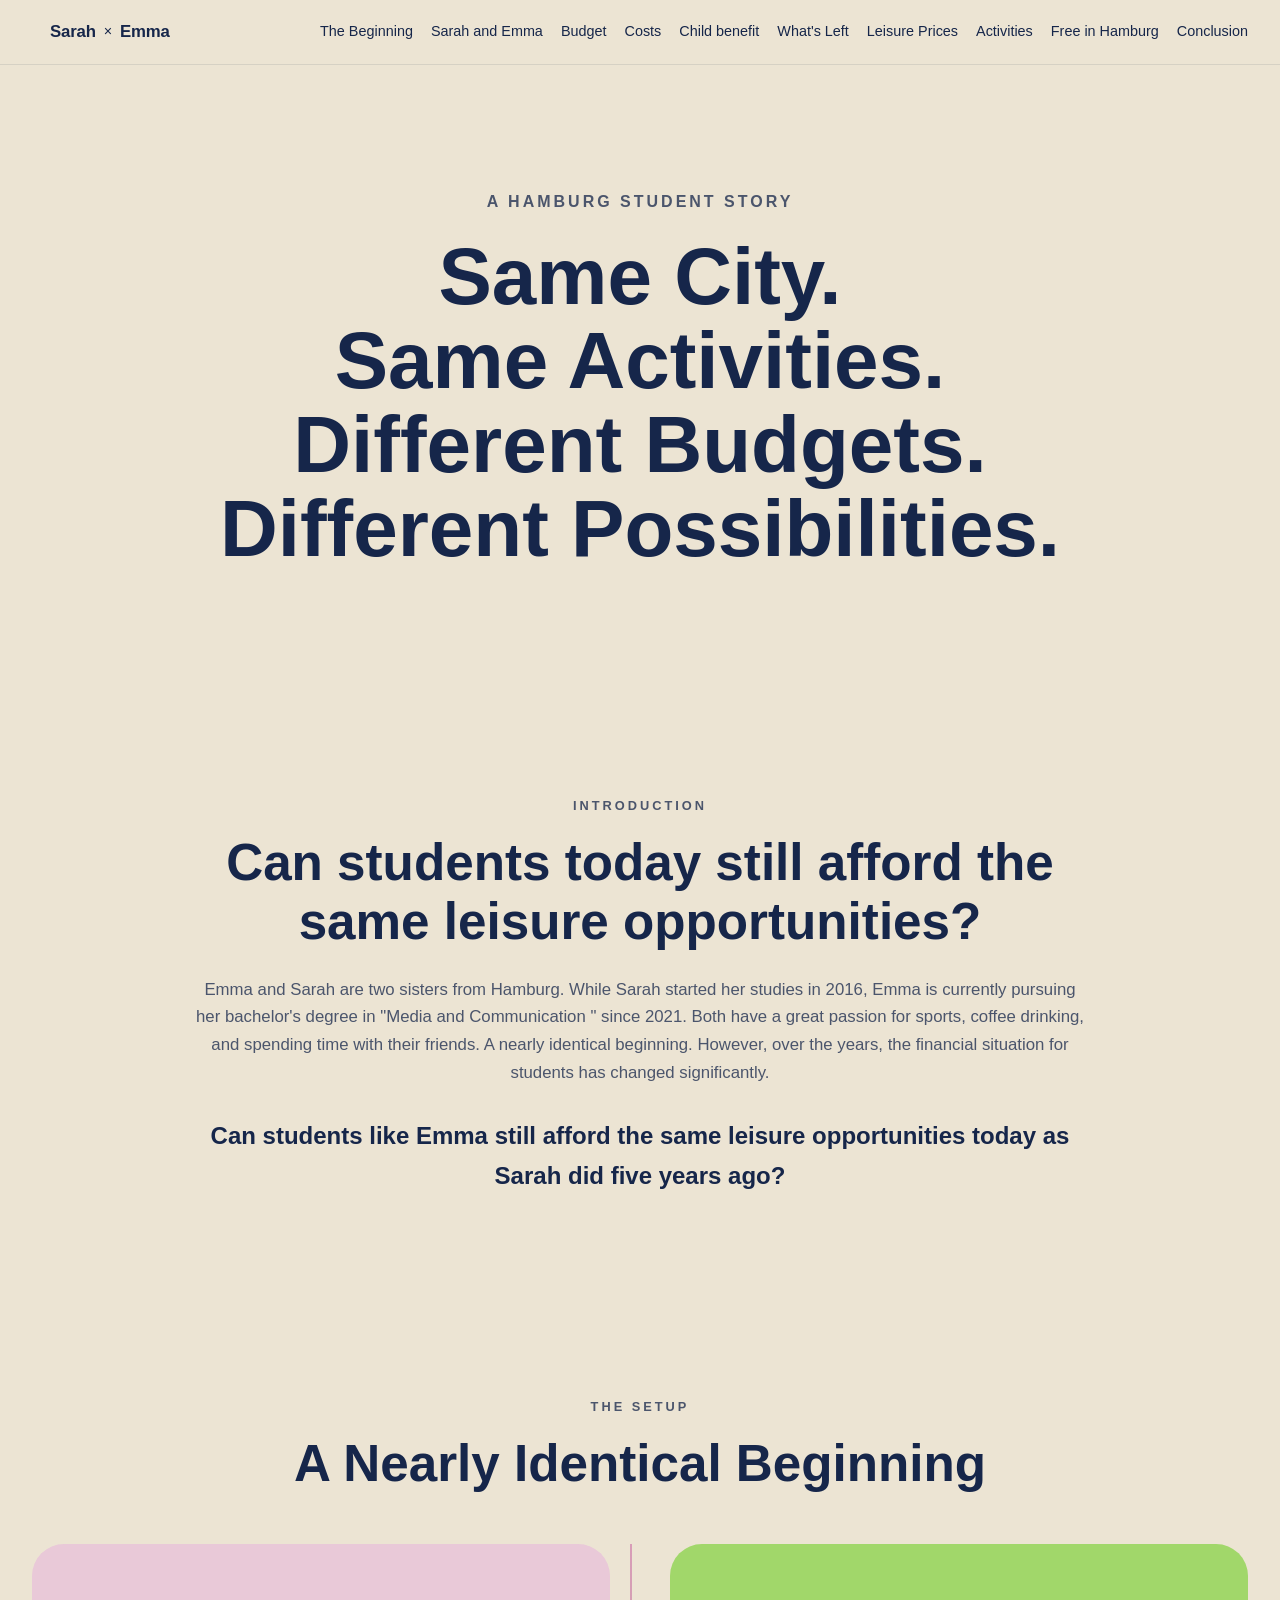
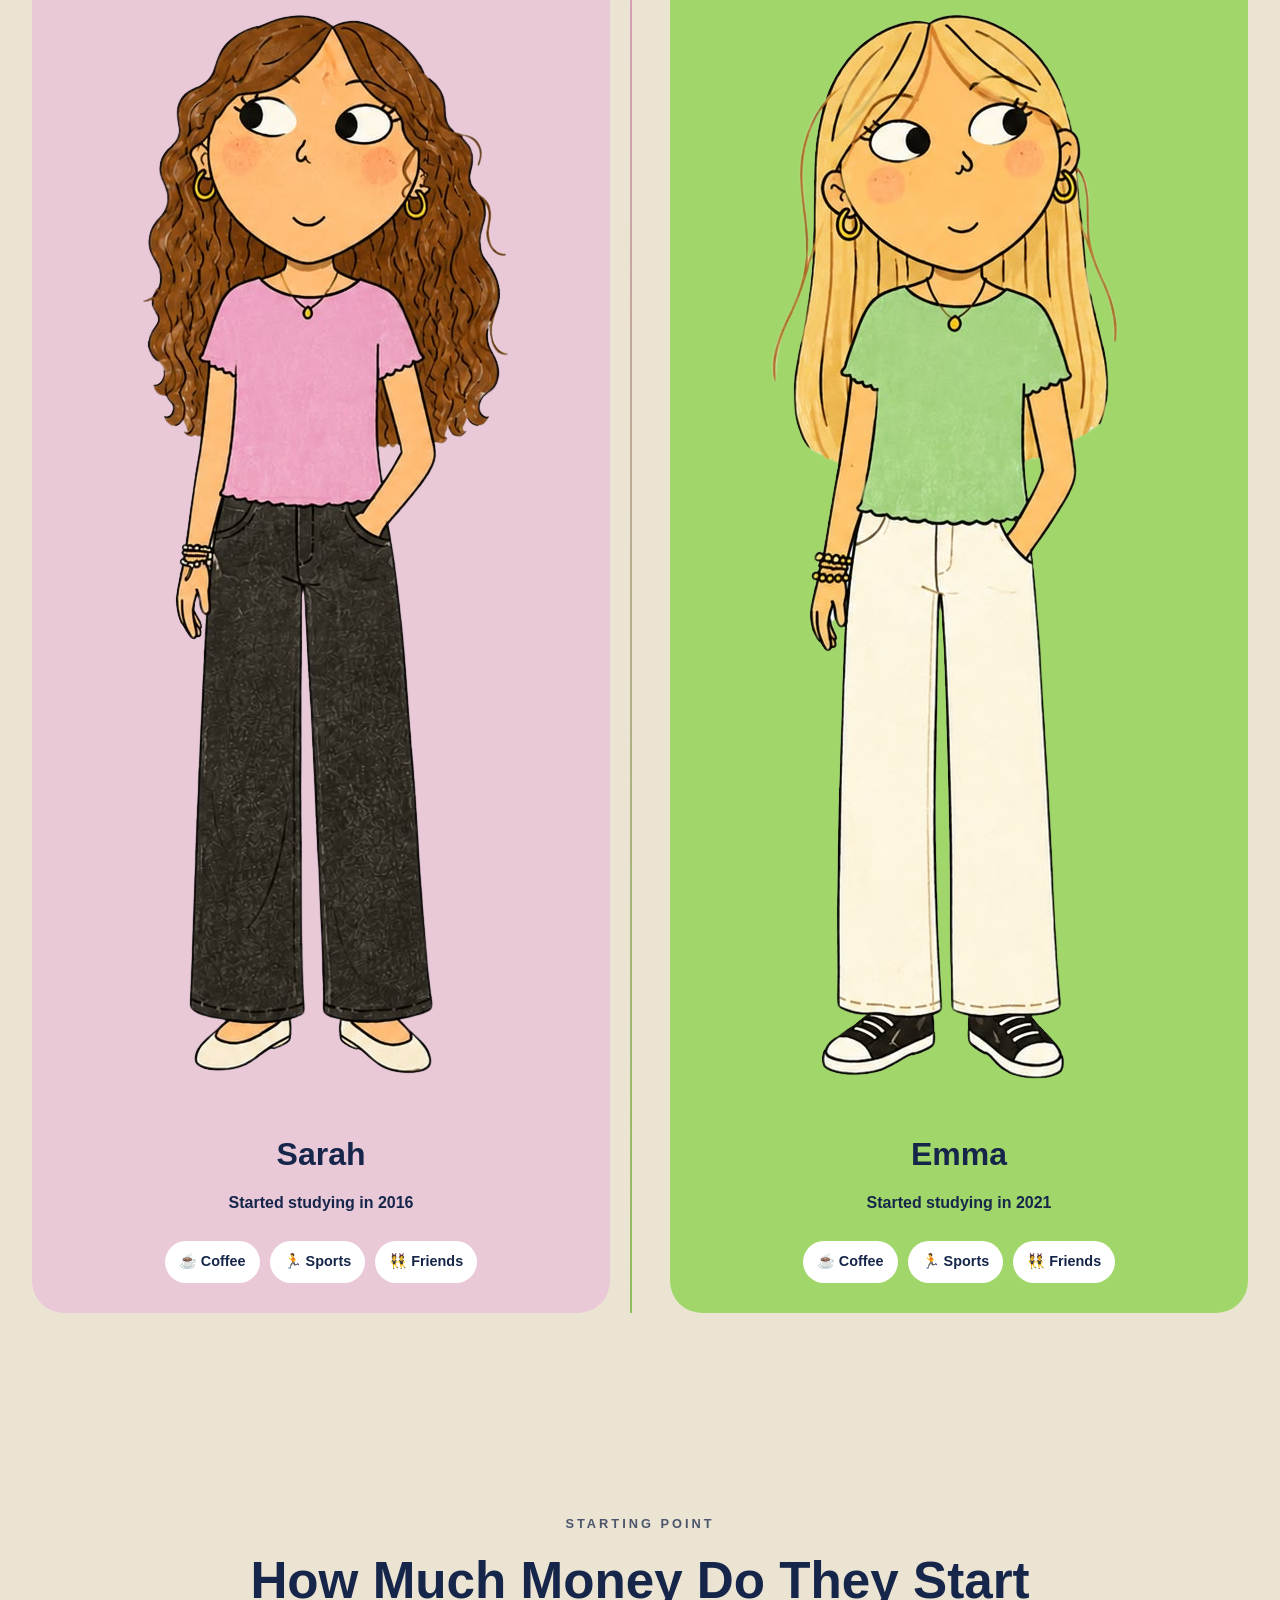
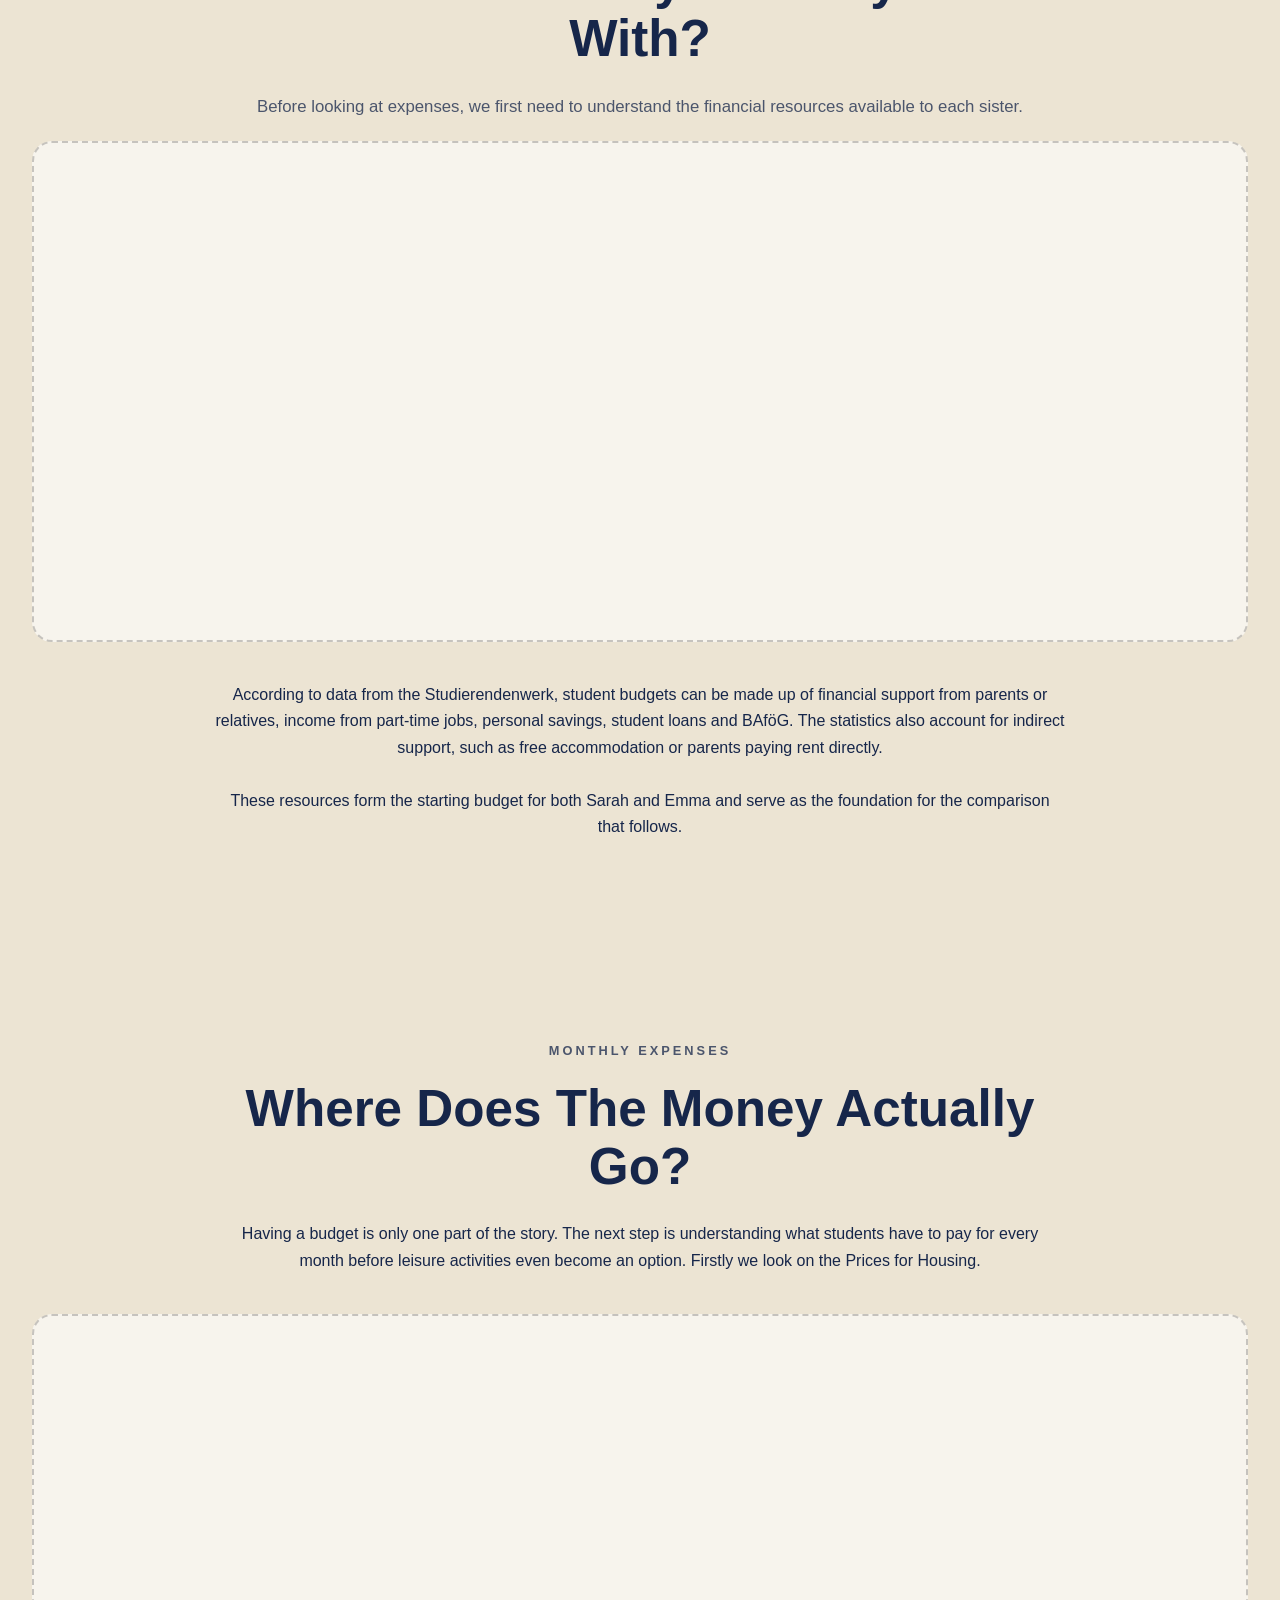
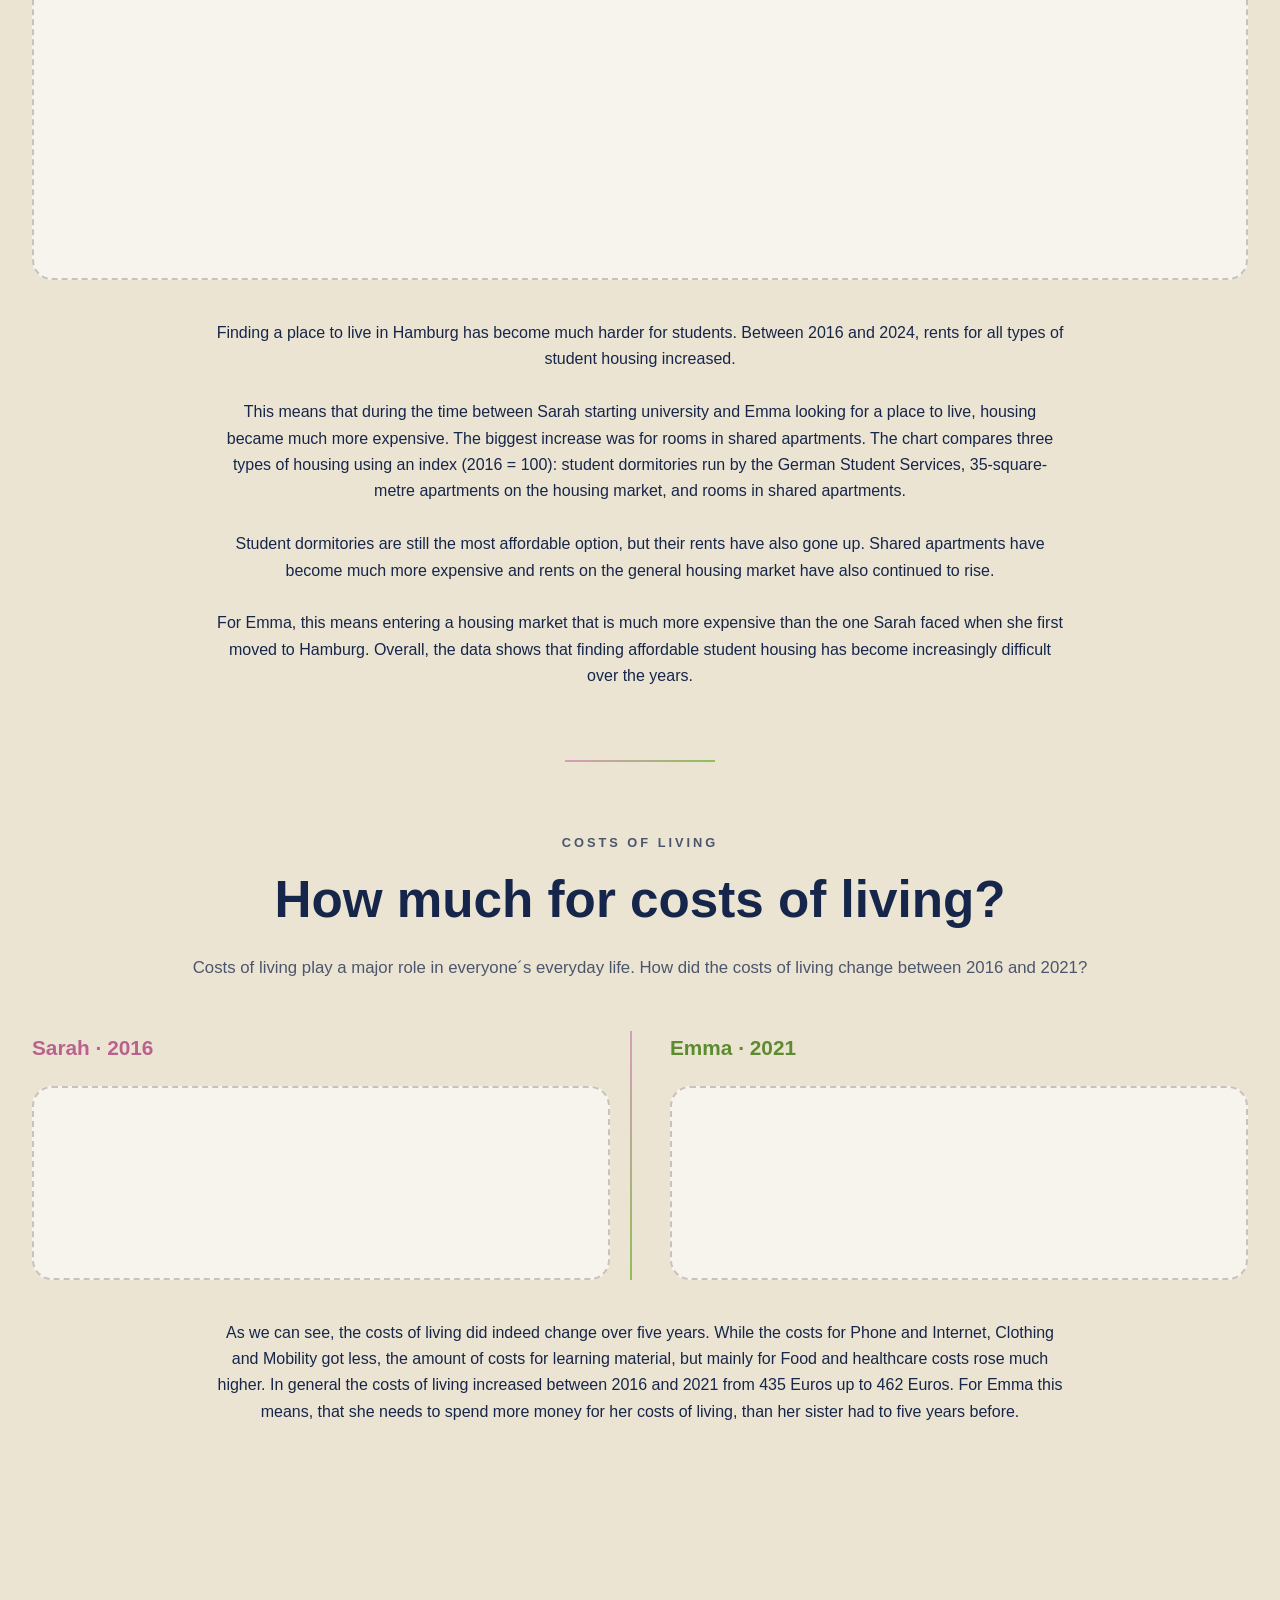
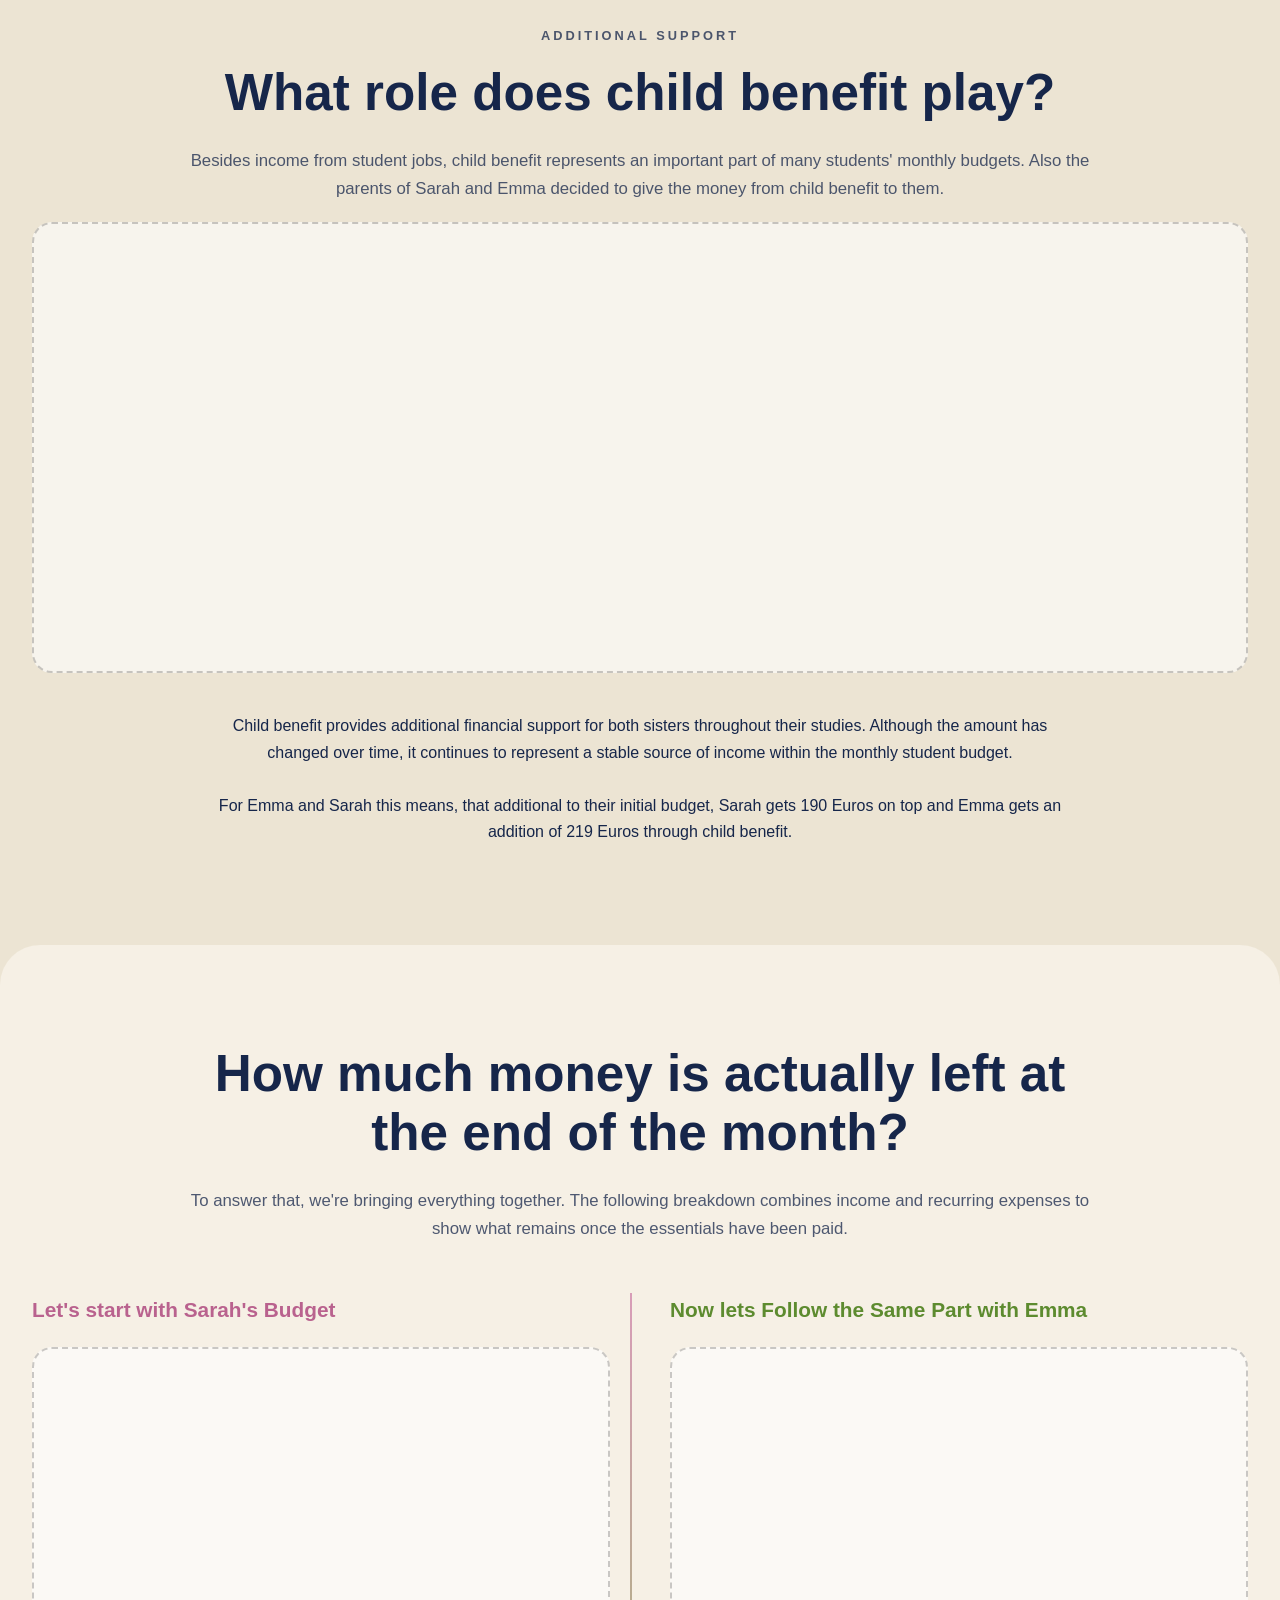
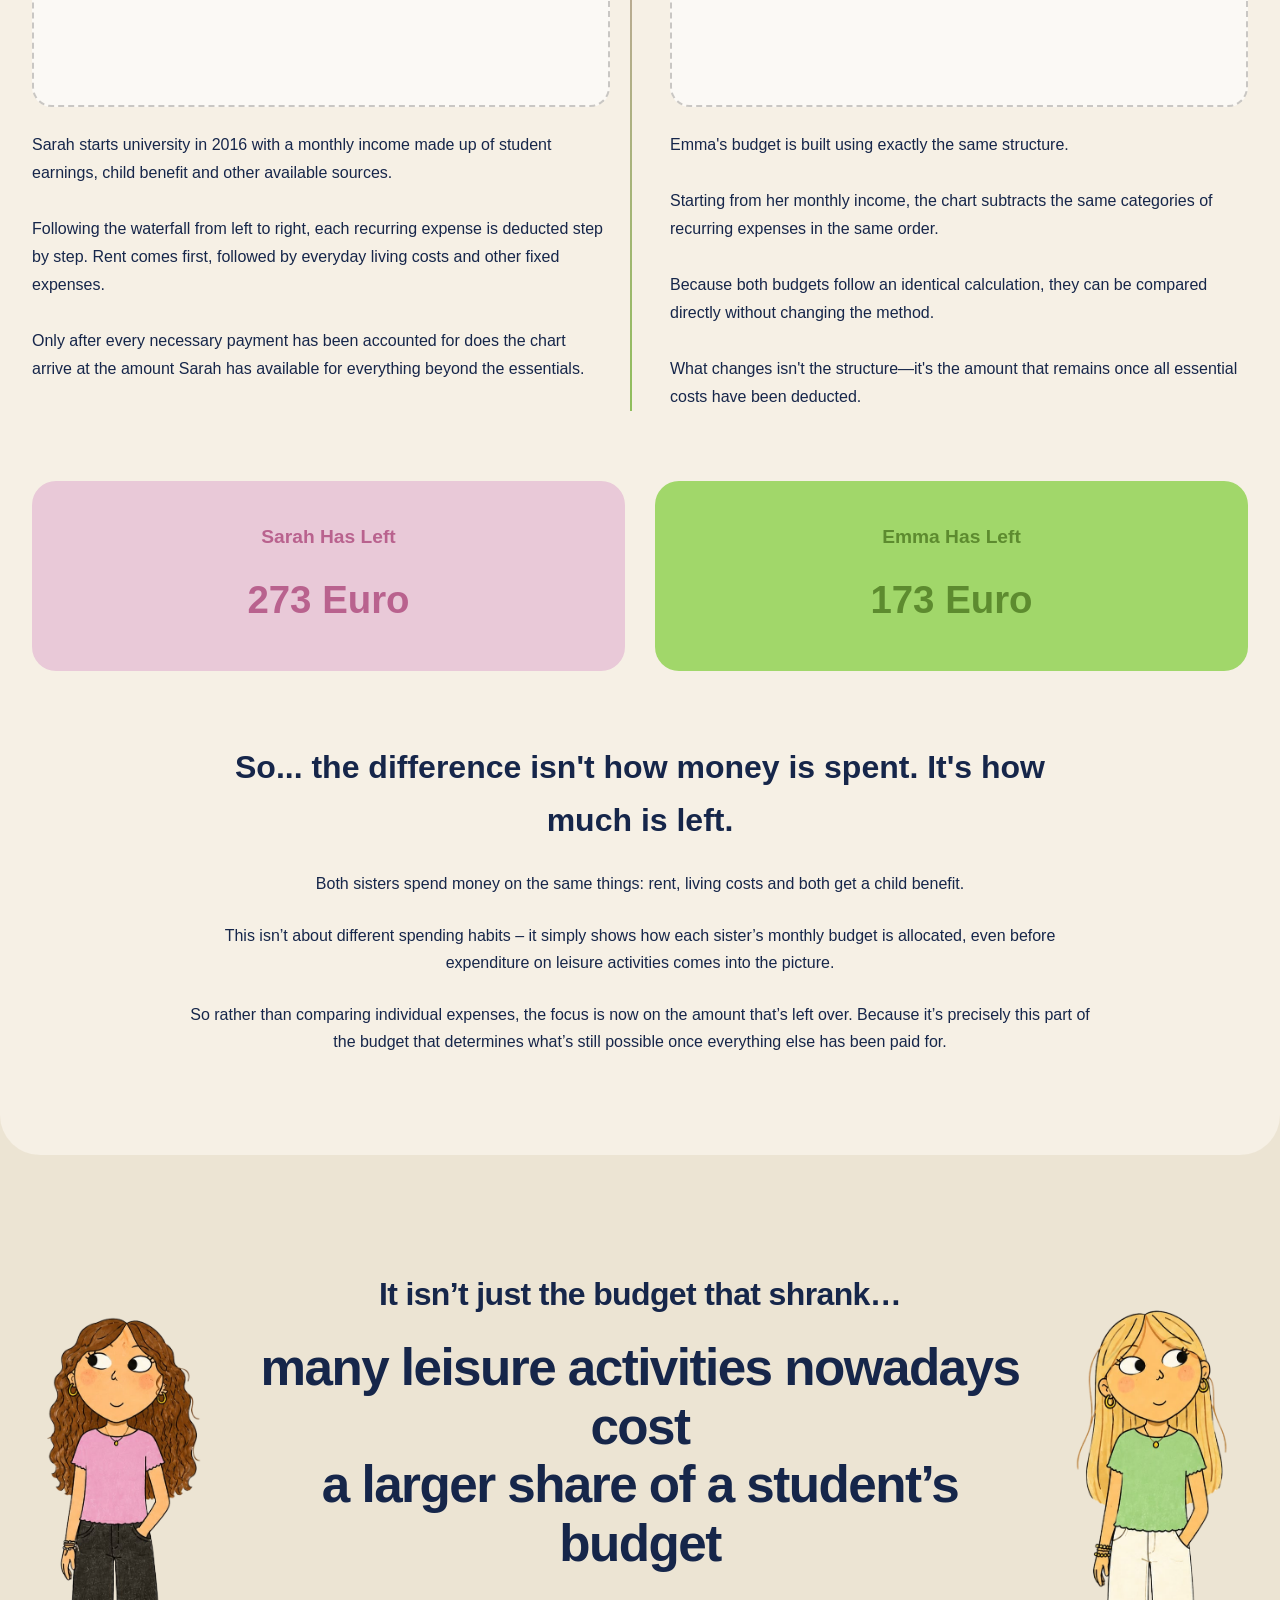
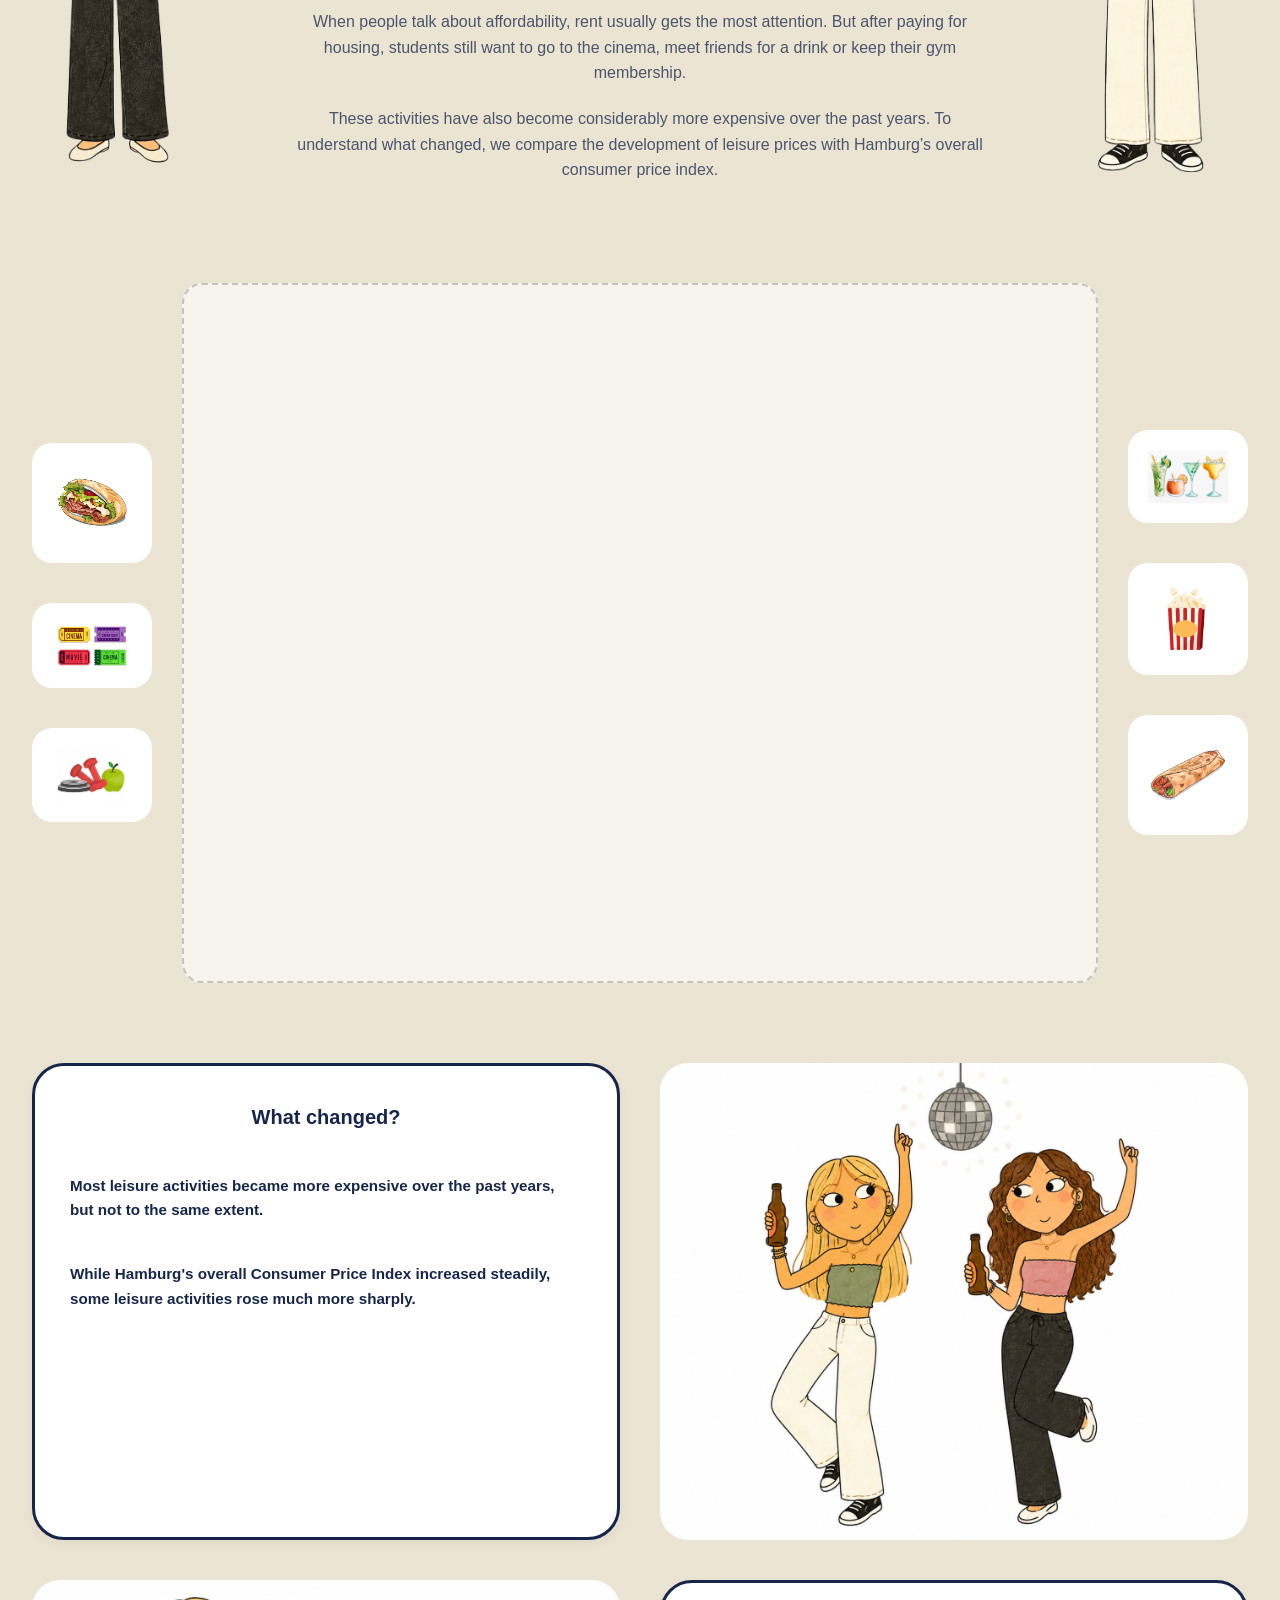
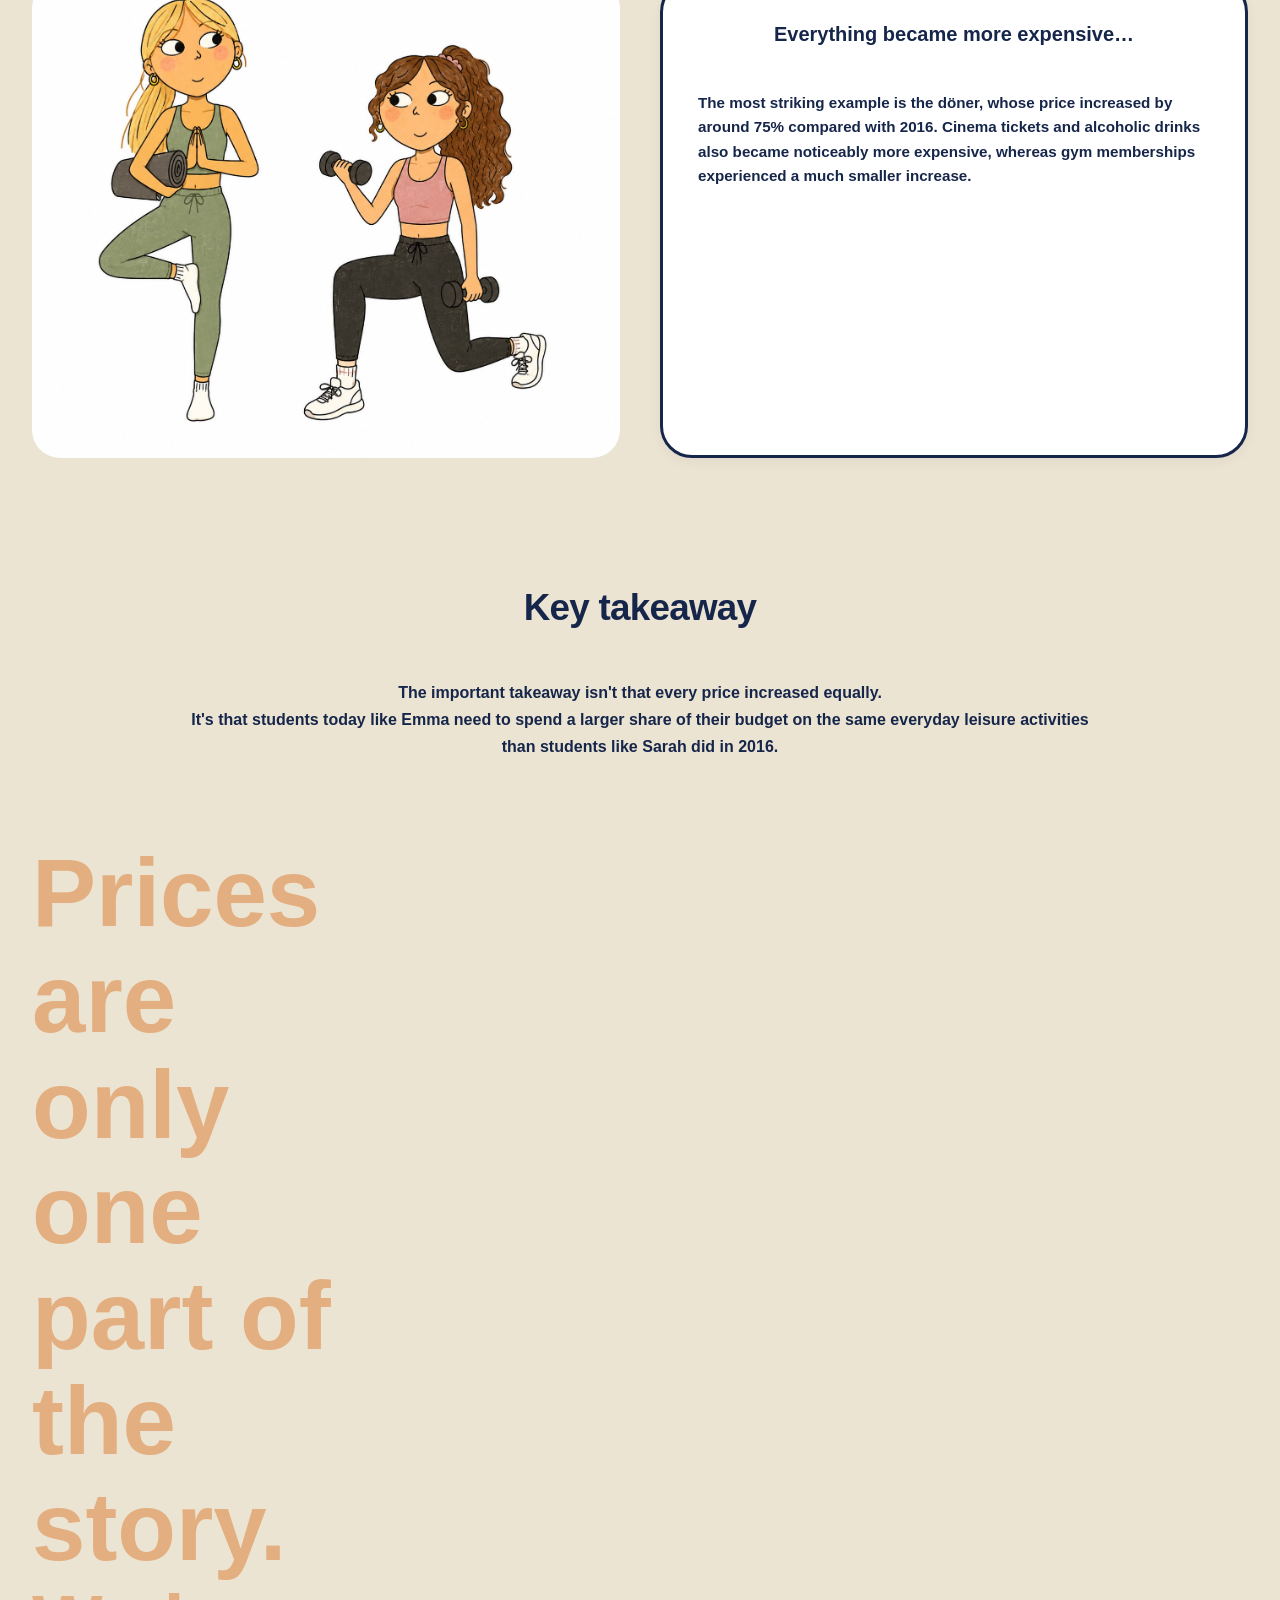
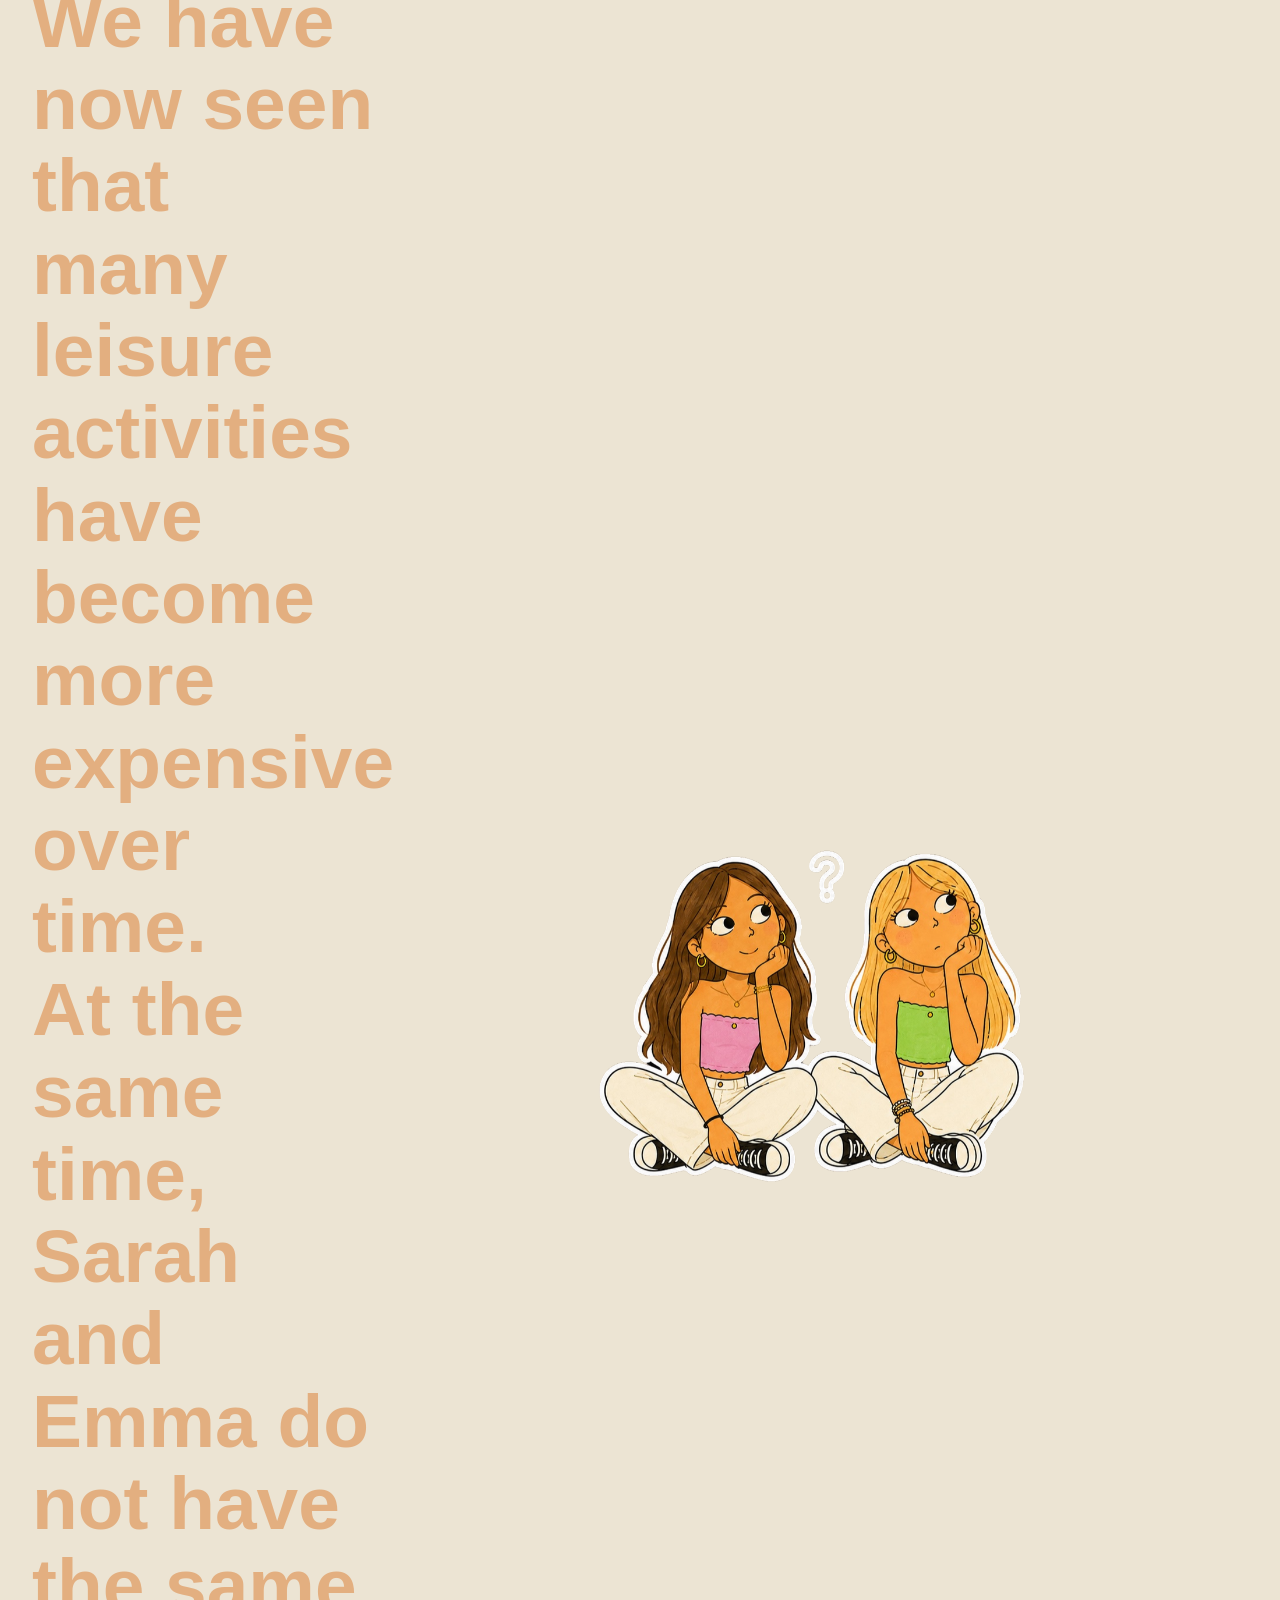
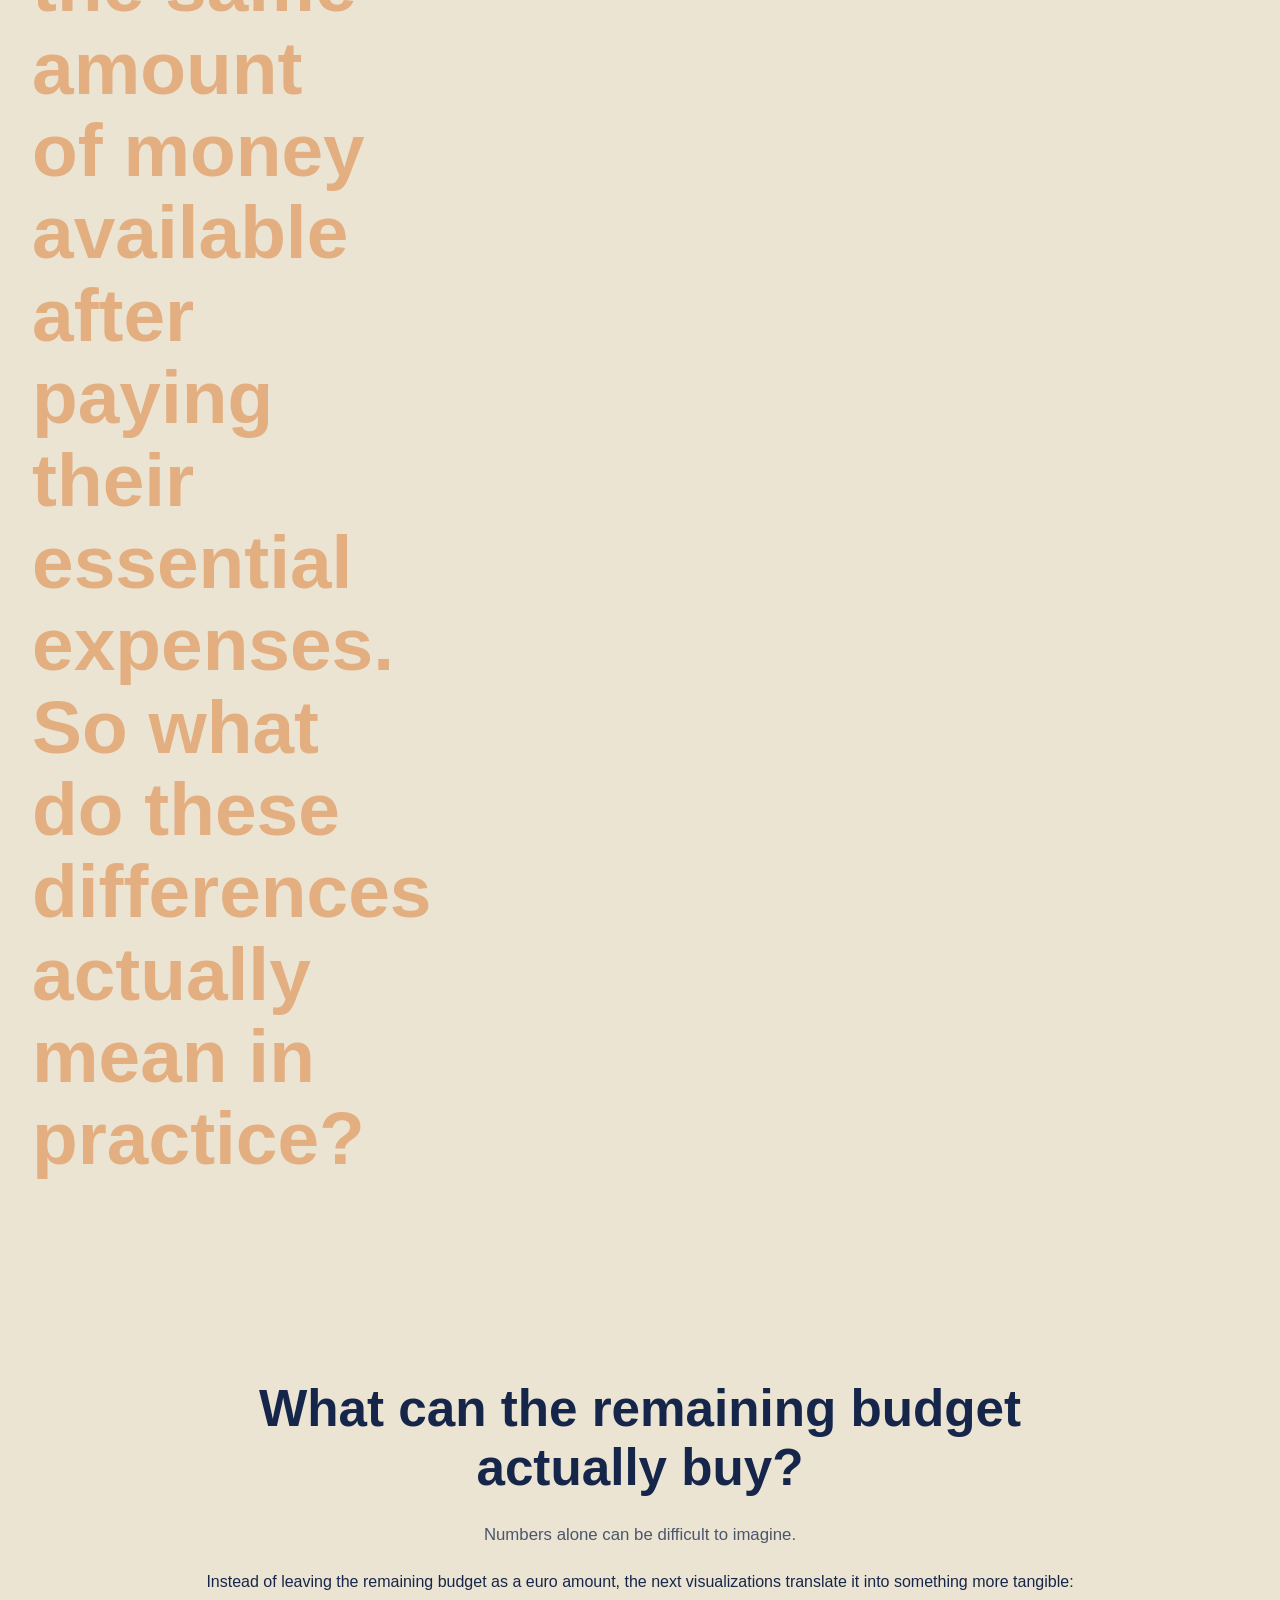
<file: Sarah-Emma.html>
<!DOCTYPE html>
<html lang="en">

<head>
    <meta charset="UTF-8">
    <meta name="viewport" content="width=device-width, initial-scale=1.0">
    <title>Sarah & Emma – Same City, Different Budgets</title>

    <link rel="stylesheet" href="Sarah-Emma.css">
</head>

<body>

    <!-- ===================================================== -->
    <!-- NAVIGATION -->
    <!-- ===================================================== -->

    <header class="nav ">
        <div class="nav-inner ">

            <div class="nav-logo"><span class="dot dot-sarah"></span>Sarah<span class="nav-logo-x">×</span>Emma<span
                    class="dot dot-emma"></span></div>
            <nav class="nav-links">
                <a href="#intro">The Beginning</a>
                <a href="#setup">Sarah and Emma</a>
                <a href="#budget">Budget</a>
                <a href="#costs">Costs</a>
                <a href="#child-benefit">Child benefit</a>
                <a href="#leftover">What's Left</a>
                <a href="#leisure-prices">Leisure Prices</a>
                <a href="#activities">Activities</a>
                <a href="#freebies">Free in Hamburg</a>
                <a href="#conclusion">Conclusion</a>
            </nav>
        </div>
    </header>

    <!-- ===================================================== -->
    <!-- HERO -->
    <!-- ===================================================== -->

    <section class="hero ">

        <p class="eyebrow ">
            A Hamburg Student Story
        </p>

        <h1>
            Same City.<br> Same Activities.<br> Different Budgets. <br> Different Possibilities.
        </h1>

    </section>

    <!-- ===================================================== -->
    <!-- INTRODUCTION -->
    <!-- ===================================================== -->

    <section id="intro" class="section ">

        <div class="section-head center ">

            <p class="section-eyebrow ">
                Introduction
            </p>

            <h2>
                Can students today still afford the same leisure opportunities?
            </h2>

            <p class="section-lead ">
                Emma and Sarah are two sisters from Hamburg. While Sarah started her studies in 2016, Emma is currently
                pursuing her bachelor's degree in "Media and Communication " since 2021. Both have a great passion for
                sports, coffee drinking, and spending time with
                their friends. A nearly identical beginning. However, over the years, the financial situation for
                students has changed significantly.
            </p>

            <p class="research-question ">
                Can students like Emma still afford the same leisure opportunities today as Sarah did five years ago?
            </p>

        </div>

    </section>

    <!-- ===================================================== -->
    <!-- THE SETUP -->
    <!-- ===================================================== -->

    <section id="setup" class="section ">

        <div class="section-head center ">

            <p class="section-eyebrow ">
                The Setup
            </p>

            <h2>
                A Nearly Identical Beginning
            </h2>

        </div>

        <div class="comparison-grid ">

            <div class="profile-card sarah ">

                <div class="image-placeholder ">
                    <img src="Sarahohne.png" alt="Sarah">
                </div>

                <h3>Sarah</h3>

                <p class="year ">Started studying in 2016</p>

                <div class="interest-list ">
                    <span>☕ Coffee</span>
                    <span>🏃 Sports</span>
                    <span>👯 Friends</span>
                </div>

            </div>

            <div class="middle-divider "></div>

            <div class="profile-card emma ">

                <div class="image-placeholder ">
                    <img src="Emmaohne.png" alt="Emma">
                </div>

                <h3>Emma</h3>

                <p class="year ">Started studying in 2021</p>

                <div class="interest-list ">
                    <span>☕ Coffee</span>
                    <span>🏃 Sports</span>
                    <span>👯 Friends</span>
                </div>

            </div>

        </div>

    </section>

    <!-- ===================================================== -->
    <!-- BUDGET -->
    <!-- ===================================================== -->

    <section id="budget" class="section ">

        <div class="section-head center ">

            <p class="section-eyebrow ">
                Starting Point
            </p>

            <h2>
                How Much Money Do They Start With?
            </h2>

            <p class="section-lead ">
                Before looking at expenses, we first need to understand the financial resources available to each
                sister.
            </p>

        </div>

        <div class="chart-placeholder large ">

            <iframe title="Monthly Average Budget of Students" aria-label="Column Chart" id="datawrapper-chart-0df8o"
                src="https://datawrapper.dwcdn.net/0df8o/4/" scrolling="no" frameborder="0" style="border: none;"
                width="600" height="457" data-external="1"></iframe>



        </div>

        <p class="insight-text">


            According to data from the Studierendenwerk, student budgets can be made up of financial support from
            parents or relatives, income from part-time jobs, personal savings, student loans and BAföG. The statistics
            also account for indirect support, such as free accommodation or parents paying rent directly.

            <br><br>

            These resources form the starting budget for both Sarah and Emma and serve as the foundation for the
            comparison that follows.
        </p>

    </section>

    <!-- ===================================================== -->
    <!-- COSTS -->
    <!-- ===================================================== -->

    <section id="costs" class="section ">

        <div class="section-head center ">

            <p class="section-eyebrow ">
                Monthly Expenses
            </p>

            <h2>
                Where Does The Money Actually Go?
            </h2>

        </div>

        <div class="text-block ">

            <p>
                Having a budget is only one part of the story. The next step is understanding what students have to pay
                for every month before leisure activities even become an option. Firstly we look on the Prices for
                Housing.
            </p>

        </div>

        <div class="chart-placeholder xl ">


            <iframe title="Hamburg’s students are paying more for housing" aria-label="Line chart"
                id="datawrapper-chart-OoHtc" src="https://datawrapper.dwcdn.net/OoHtc/3/" scrolling="no" frameborder="0"
                style="width: 0; min-width: 100% !important; border: none;" height="522" data-external="1"></iframe>
            <script type="text/javascript">
                (function () {
                    function e() {
                        window.addEventListener(message, function (e) {
                            if (e.data[datawrapper - height] !== void 0) {
                                var t = document.querySelectorAll(iframe);
                                for (var n in e.data[datawrapper - height])
                                    for (var r = 0, i; i = t[r]; r++)
                                        if (i.contentWindow === e.source) {
                                            var a = e.data[datawrapper - height][n] + px;
                                            i.style.height = a
                                        }
                            }
                        })
                    }
                    e()
                })();
            </script>

        </div>

        <p class="insight-text">
            Finding a place to live in Hamburg has become much harder for students. Between 2016 and 2024, rents for all
            types of student housing increased.

            <br><br>

            This means that during the time between Sarah starting university and Emma looking for a place to live,
            housing became much more expensive. The biggest increase was for rooms in shared apartments.

            The chart compares three types of housing using an index (2016 = 100): student dormitories run by the German
            Student Services, 35-square-metre apartments on the housing market, and rooms in shared apartments.

            <br><br>

            Student dormitories are still the most affordable option, but their rents have also gone up. Shared
            apartments have become much more expensive and rents on the general housing market have also continued to
            rise.

            <br><br>

            For Emma, this means entering a housing market that is much more expensive than the one Sarah faced when she
            first moved to Hamburg. Overall, the data shows that finding affordable student housing has become
            increasingly difficult over the years.
        </p>

        <div class="section-divider "></div>
        <div class="section-head center">

            <p class="section-eyebrow">
                Costs of Living
            </p>

            <h2>
                How much for costs of living?
            </h2>

            <p class="section-lead">
                Costs of living play a major role in everyone´s everyday life. How did the costs of living change
                between 2016 and 2021?
            </p>

        </div>
        <div class="comparison-grid ">

            <div class="comparison-column ">

                <h3 class="sarah-title ">
                    Sarah · 2016
                </h3>

                <div class="chart-placeholder ">

                    <iframe title="Costs of living in 2016" aria-label="Split Bars" id="datawrapper-chart-KxEEh"
                        src="https://datawrapper.dwcdn.net/KxEEh/4/" scrolling="no" frameborder="0"
                        style="border: none;" width="600" height="150" data-external="1"></iframe>
                </div>

            </div>

            <div class="middle-divider "></div>

            <div class="comparison-column ">

                <h3 class="emma-title ">
                    Emma · 2021
                </h3>

                <div class="chart-placeholder ">
                    <iframe title="Costs of living in 2021" aria-label="Split Bars" id="datawrapper-chart-OG7WF"
                        src="https://datawrapper.dwcdn.net/OG7WF/3/" scrolling="no" frameborder="0"
                        style="border: none;" width="600" height="150" data-external="1"></iframe>
                </div>

            </div>

        </div>

        <p class="insight-text ">
            As we can see, the costs of living did indeed change over five years. While the costs for Phone and
            Internet, Clothing and Mobility got less, the amount of costs for learning material, but mainly for Food and
            healthcare costs rose much higher. In general the costs of living increased between 2016 and 2021 from 435
            Euros up to 462 Euros. For Emma this means, that she needs to spend more money for her costs of living, than
            her sister had to five years before.
        </p>

    </section>

    <!-- ===================================================== -->
    <!-- CHILD BENEFIT -->
    <!-- ===================================================== -->

    <section id="child-benefit" class="section">

        <div class="section-head center">

            <p class="section-eyebrow">
                Additional Support
            </p>

            <h2>
                What role does child benefit play?
            </h2>

            <p class="section-lead">
                Besides income from student jobs, child benefit represents an important part of
                many students' monthly budgets. Also the parents of Sarah and Emma decided to give the money from child
                benefit to them.
            </p>

        </div>

        <div class="chart-placeholder large">

            <iframe title="child benefit &amp;amp; child tax allowance amounts (2015–2022)" aria-label="Liniendiagramm"
                id="datawrapper-chart-PB6IC" src="https://datawrapper.dwcdn.net/PB6IC/1/" scrolling="no" frameborder="0"
                style="border: none;" width="600" height="407" data-external="1"></iframe>

        </div>

        <div class="insight-text">

            <p>
                Child benefit provides additional financial support for both sisters throughout their studies. Although
                the amount has changed over time, it continues to represent a stable source of income within the monthly
                student budget.
            </p>

            <br>

            <p>
                For Emma and Sarah this means, that additional to their initial budget, Sarah gets 190 Euros on top and
                Emma gets an addition of 219 Euros through child benefit.
            </p>


        </div>

    </section>

    <!-- ===================================================== -->
    <!-- LEFTOVER -->
    <!-- ===================================================== -->

    <section id="leftover" class="section highlight-section ">

        <div class="section-head center ">

            <h2>
                How much money is actually left at the end of the month?
            </h2>

            <p class="section-lead ">
                To answer that, we're bringing everything together. The following breakdown combines income and
                recurring expenses to show what remains once the essentials have been paid.
            </p>

        </div>

        <div class="comparison-grid ">

            <div>

                <h3 class="sarah-title ">
                    Let's start with Sarah's Budget
                </h3>

                <div class="chart-placeholder waterfall ">
                    <div class="flourish-embed flourish-chart" data-src="visualisation/29589586">
                        <script src="https://public.flourish.studio/resources/embed.js"></script><noscript><img
                                src="https://public.flourish.studio/visualisation/29589586/thumbnail" width="100%"
                                alt="chart visualization" /></noscript>
                    </div>
                </div>

                <p class="diagram-description ">
                    Sarah starts university in 2016 with a monthly income made up of student earnings, child benefit and
                    other available sources.
                    <br><br> Following the waterfall from left to right, each recurring expense is deducted step by
                    step. Rent comes first, followed by everyday living costs and other fixed expenses.
                    <br><br> Only after every necessary payment has been accounted for does the chart arrive at the
                    amount Sarah has available for everything beyond the essentials.
                </p>

            </div>

            <div class="middle-divider "></div>

            <div>

                <h3 class="emma-title ">
                    Now lets Follow the Same Part with Emma
                </h3>

                <div class="chart-placeholder waterfall ">
                    <div class="flourish-embed flourish-chart" data-src="visualisation/29571532">
                        <script src="https://public.flourish.studio/resources/embed.js"></script><noscript><img
                                src="https://public.flourish.studio/visualisation/29571532/thumbnail" width="100%"
                                alt="chart visualization" /></noscript>
                    </div>
                </div>


                <p class="diagram-description ">
                    Emma's budget is built using exactly the same structure.
                    <br><br> Starting from her monthly income, the chart subtracts the same categories of recurring
                    expenses in the same order.
                    <br><br> Because both budgets follow an identical calculation, they can be compared directly without
                    changing the method.
                    <br><br> What changes isn't the structure—it's the amount that remains once all essential costs have
                    been deducted.
                </p>
            </div>

        </div>

        </div>

        <div class="remaining-budget-wrapper ">

            <div class="remaining-box sarah-box ">
                <h3>Sarah Has Left</h3>
                <div>273 Euro</div>
            </div>

            <div class="remaining-box emma-box ">
                <h3>Emma Has Left</h3>
                <div>173 Euro</div>
            </div>

        </div>

        <div class="conclusion-box ">

            <h2>
                So... the difference isn't how money is spent. It's how much is left.
            </h2>

            <p>
                Both sisters spend money on the same things: rent, living costs and both get a child benefit.
                <br><br> This isn’t about different spending habits – it simply shows how each sister’s monthly budget
                is allocated, even before expenditure on leisure activities comes into the picture.
                <br><br> So rather than comparing individual expenses, the focus is now on the amount that’s left over.
                Because it’s precisely this part of the budget that determines what’s still possible once everything
                else has been paid for.
            </p>

        </div>

    </section>

    <!-- ===================================================== -->
    <!-- LEISURE PRICE DEVELOPMENT -->
    <!-- ===================================================== -->

    <section id="leisure-prices" class="section leisure-section">

        <!-- PART 1 -->

        <div class="leisure-intro">

            <div class="side-character">
                <img src="Sarahohne.png" alt="Sarah">
            </div>

            <div class="leisure-intro-content">

                <h2>
                    It isn’t just the budget that shrank…
                </h2>

                <h3>
                    <span>many leisure activities nowadays cost</span>
                    <span>a larger share of a student’s budget</span>
                </h3>

                <p>
                    When people talk about affordability, rent usually gets the most attention. But after paying for
                    housing, students still want to go to the cinema, meet friends for a drink or keep their gym
                    membership.
                </p>

                <p>
                    These activities have also become considerably more expensive over the past years. To understand
                    what changed, we compare the development of leisure prices with Hamburg’s overall consumer price
                    index.
                </p>

            </div>

            <div class="side-character">
                <img src="Emmaohne.png" alt="Emma">
            </div>

        </div>

        <!-- PART 2 -->

        <div class="leisure-chart-wrapper">

            <div class="activity-icons-left">

                <div class="activity-placeholder"><img src="Döner.avif" alt="Döner"></div>
                <div class="activity-placeholder"><img src="Kinotickets.jpg" alt="Kinotickets"></div>
                <div class="activity-placeholder"><img src="Hanteln.jpg" alt="Hanteln"></div>

            </div>

            <div class="chart-placeholder giant-chart">


                <div style="min-height:485px" id="datawrapper-vis-apek0">
                    <script type="text/javascript" defer src="https://datawrapper.dwcdn.net/apek0/embed.js"
                        charset="utf-8" data-target="#datawrapper-vis-apek0"></script><noscript><img
                            src="https://datawrapper.dwcdn.net/apek0/full.png"
                            alt="Leisure activities didn’t escape inflation (Line chart)" /></noscript>
                </div>


            </div>

            <div class="activity-icons-right">

                <div class="activity-placeholder"><img src="Cocktails.jpg" alt="Cocktails"></div>
                <div class="activity-placeholder"> <img src="Popcorn.jpg" alt="Popcorn"></div>
                <div class="activity-placeholder"><img src="Dürüm.jpg" alt="Dürüm"></div>

            </div>

        </div>

        <!-- PART 3 -->

        <div class="explanation-grid">

            <div class="info-box">

                <h4>What changed?</h4>

                <p class="key-takeaway">
                    Most leisure activities became more expensive over the past years, but not to the same extent.
                </p>

                <p class="key-takeaway">
                    While Hamburg's overall Consumer Price Index increased steadily, some leisure activities rose much
                    more
                    sharply.
                </p>

            </div>

            <div class="image-placeholder leisure-photo">
                <img src="Party beide.jpeg" alt="Party">
            </div>

            <div class="image-placeholder leisure-photo">
                <img src="sport beide.jpeg" alt="Sports">
            </div>

            <div class="info-box">

                <h4>Everything became more expensive…</h4>

                <p class="key-takeaway">
                    The most striking example is the döner, whose price increased by around 75% compared with 2016.
                    Cinema
                    tickets and alcoholic drinks also became noticeably more expensive, whereas gym memberships
                    experienced
                    a much smaller increase.
                </p>

            </div>

        </div>

        <!-- PART 4 -->

        <div class="what-changed">

            <h2>Key takeaway</h2>



            <p class="key-takeaway">
                The important takeaway isn't that every price increased equally.
                <br> It's that students today like Emma need to spend a larger share of their budget on the same
                everyday leisure activities than students like Sarah did in 2016.
            </p>

        </div>

        <!-- PART 5 -->

        <div class="big-question-layout ">

            <div class="impact-question ">
                <h2>
                    Prices are only one part of the story.
                </h2>

                <h3>
                    We have now seen that many leisure activities have become more expensive over time.
                </h3>

                <h3>
                    At the same time, Sarah and Emma do not have the same amount of money available after paying their
                    essential expenses.
                </h3>

                <h3>
                    So what do these differences actually mean in practice?
                </h3>


            </div>

            <div class="emma-placeholder ">

                <img src="sitzendohneneue.png" alt="sitzendbeideneu">

            </div>

        </div>

        </div>

    </section>


    <!-- ===================================================== -->
    <!-- ACTIVITIES -->
    <!-- ===================================================== -->

    <section id="activities" class="section ">

        <div class="section-head center ">

            <h2>
                What can the remaining budget actually buy?
            </h2>

            <p class="section-lead ">
                Numbers alone can be difficult to imagine.
            </p>

            <p>
                Instead of leaving the remaining budget as a euro amount, the next visualizations translate it into
                something more tangible: everyday student activities.
            </p>

        </div>

        <div class="comparison-grid ">

            <div>

                <div class="chart-placeholder ">
                    <div class="flourish-embed flourish-pictogram" data-src="visualisation/29589317">
                        <script src="https://public.flourish.studio/resources/embed.js"></script><noscript><img
                                src="https://public.flourish.studio/visualisation/29589317/thumbnail" width="100%"
                                alt="pictogram visualization" /></noscript>
                    </div>
                </div>

                <p class="diagram-description ">
                    Based on Sarah’s remaining budget, the visualisation shows how often selected leisure activities can
                    be undertaken in a month if she chooses just one. The average prices from 2016 form the basis for
                    this.
                </p>

            </div>

            <div class="middle-divider "></div>

            <div>

                <div class="chart-placeholder ">
                    <div class="flourish-embed flourish-pictogram" data-src="visualisation/29589354">
                        <script src="https://public.flourish.studio/resources/embed.js"></script><noscript><img
                                src="https://public.flourish.studio/visualisation/29589354/thumbnail" width="100%"
                                alt="pictogram visualization" /></noscript>
                    </div>
                </div>

                <p class="diagram-description ">
                    The same activities and prices from 2021 apply to Emma’s remaining budget. As Emma has €100 less to
                    spend than Sarah and the prices have also changed, the breakdown is different here.
                </p>

            </div>

        </div>

    </section>

    <!-- ===================================================== -->
    <!-- ONE MONTH -->
    <!-- ===================================================== -->

    <section id="month " class="section ">

        <div class="section-head center ">

            <h2>
                But a month isn't made up of just one activity...
            </h2>

            <p class="section-lead ">
                Going to the cinema five times or buying only fitness memberships doesn't reflect how students actually
                spend their free time. A typical month usually consists of different activities, spread across several
                weeks.
            </p>

        </div>

        <div class="monthly-layout ">

            <div class="side-image ">
                <img src="Sarahtanzt.png" alt="Sarahtanzt">
            </div>

            <div class="month-center ">

                <div class="comparison-grid ">

                    <div>

                        <div class="chart-placeholder ">
                            <div class="flourish-embed flourish-pictogram" data-src="visualisation/29571848">
                                <script src="https://public.flourish.studio/resources/embed.js"></script><noscript><img
                                        src="https://public.flourish.studio/visualisation/29571848/thumbnail"
                                        width="100%" alt="pictogram visualization" /></noscript>
                            </div>
                        </div>

                        <p class="diagram-description ">
                            This example distributes Sarah's remaining budget across different leisure activities
                            throughout one month.
                        </p>

                    </div>

                    <div class="middle-divider "></div>

                    <div>

                        <div class="chart-placeholder ">
                            <div class="flourish-embed flourish-pictogram" data-src="visualisation/29589827">
                                <script src="https://public.flourish.studio/resources/embed.js"></script><noscript><img
                                        src="https://public.flourish.studio/visualisation/29589827/thumbnail"
                                        width="100%" alt="pictogram visualization" /></noscript>
                            </div>
                        </div>

                        <p class="diagram-description ">
                            The same monthly activity mix is recreated using Emma's remaining budget.
                        </p>

                    </div>

                </div>

            </div>

            <div class="side-image ">
                <img src="Emmatanzt.png" alt="Emmatanzt">
            </div>

        </div>

    </section>

    <!-- ===================================================== -->
    <!-- TRANSITION -->
    <!-- ===================================================== -->

    <section class="impact-section ">
        <div class="section-head center">

            <h2>
                Same city. <br>
                Same activities. <br>
                Different budgets. <br>
            </h2>

            <p class="section-lead">
                Throughout this comparison, Sarah and Emma followed the same journey. They live in the same city.
                <br><br> They face the same categories of monthly expenses. They enjoy the same leisure activities.
                <br><br> The only thing that changes is the amount available after essential spending—and that
                difference
                shapes everything that follows.
            </p>
        </div>
        <div class="big-question-layout ">

            <div class="emma-placeholder ">
                <img src="Sitzend.png" alt="Emmasitzt">
            </div>

            <div class="impact-question ">
                But how can Emma still find more time to enjoy leisure, even with less money?
            </div>

        </div>

    </section>

    <!-- ===================================================== -->
    <!-- FREE IN HAMBURG -->
    <!-- ===================================================== -->

    <section class="section free-hamburg-story" id="freebies">

        <div class="hamburg-story-intro">

            <div class="section-head center hamburg-story-text">

                <div class="section-head center">

                    <p class="section-eyebrow">
                        The Good News
                    </p>

                    <h2>
                        Having less money available doesn't mean giving up student life.
                    </h2>

                    <p class="section-lead">
                        Throughout this comparison we have seen that Emma has less money available for leisure
                        activities
                        than Sarah did in 2016.
                    </p>

                    <p>
                        But affordability isn't only determined by prices and budgets.
                        Hamburg offers numerous free and low-cost opportunities that allow students to stay active,
                        social
                        and engaged without putting additional pressure on their budget.
                    </p>

                </div>
            </div>

        </div>

        <div class="section-divider"></div>

        <div class="hamburg-category" class="section-head center">

            <h2>Discover Hamburg For Free</h2>

            <p>
                Some of the best student experiences don't cost anything at all.
            </p>

            <div class="freebies-grid">

                <div class="freebie-card">
                    <h3>🌳 Stadtpark</h3>
                    <p>Meet friends, play sports or relax outdoors.</p>
                </div>

                <div class="freebie-card">
                    <h3>🌊 Elbstrand</h3>
                    <p>Enjoy Hamburg’s waterfront completely free of charge.</p>
                </div>

                <div class="freebie-card">
                    <h3>🌺 Planten und Blomen</h3>
                    <p>Parks, water shows and green spaces in the city center.</p>
                </div>

            </div>

        </div>

        <div class="hamburg-category" class="section-head center">

            <h2>Use Your Student Status</h2>

            <p>
                Students have access to numerous discounts and benefits. <br>
                To get to the discounts, click on the following cards 👇
            </p>

            <div class="freebies-grid">

                <a href="https://myunidays.com">
                    <div class="freebie-card">
                        <h3>💻 UNiDAYS</h3>
                        <p>Discounts on technology, software, fashion and streaming.</p>
                    </div>
                </a>

                <a href="https://www.campus-tuete.de/">
                    <div class="freebie-card">
                        <h3>🎁 CampusTüte</h3>
                        <p>Free welcome packages and vouchers for students.</p>
                    </div>
                </a>

                <a href="https://meinefreikarte.de/">
                    <div class="freebie-card">
                        <h3>🏛 KulturFreiKarte</h3>
                        <p>Free access to museums and cultural institutions.</p>
                    </div>
                </a>

            </div>

        </div>

        <div class="hamburg-category" class="section-head center">

            <h2>Save Money Every Month</h2>

            <p>
                Some opportunities reduce spending permanently throughout the semester.<br>
                To get more information, click the cards down below 👇
            </p>

            <div class="freebies-grid">

                <a href="https://www.hochschulsport.uni-hamburg.de/">
                    <div class="freebie-card">
                        <h3>🏋 Hochschulsport</h3>
                        <p>Affordable sports programs for students.</p>
                    </div>
                </a>

                <a href="https://semesterticket.deutschlandticket.de/">
                    <div class="freebie-card">
                        <h3>🚆 Deutschland-Semesterticket</h3>
                        <p>Public transport already included in the semester contribution.</p>
                    </div>
                </a>

                <a href="https://www.iamstudent.de/">
                    <div class="freebie-card">
                        <h3>📣 iamstudent</h3>
                        <p>Special student offers and discounts in Hamburg.</p>
                    </div>
                </a>

            </div>

        </div>

        <div class="hamburg-story-ending">



            <div class="section-head center">

                <h2>
                    Sarah had more money.
                    <br>
                    Emma has less.
                </h2>

                <h2>
                    But both can still enjoy student life in Hamburg.
                </h2>

            </div>



        </div>

    </section>


    <!-- ===================================================== -->
    <!-- CONCLUSION -->
    <!-- ===================================================== -->

    <section id="conclusion" class="section">

        <div class="conclusion-layout">

            <div class="conclusion-image">
                <img src="Sarahwinktohne.png" alt="Sarahwinktohne">
            </div>

            <div class="section-head center">

                <h2>
                    TO SUM IT ALL UP ...
                </h2>

                <p>... we can see that on one hand Emmas income rose in comparison to her sisters income five
                    years ago. On the other hand, Emmas costs for housing and costs of living as well as the prices of
                    leisure activities also increased. This leads to a smaller remaining budget, Emma has for leisure
                    activities.<br>
                    Nevertheless, there are many opportunities nowadays for students like Emma to save money and still
                    be
                    able to enjoy student life.
                </p>

                <p>
                    Although students today face higher living costs and smaller remaining budgets, numerous free and
                    nearly
                    free opportunities make it possible to stay active, social and engaged without spending large
                    amounts of
                    money.
                </p>
                <br>
                <p class="section-lead ">
                    This website aims to visualize how expensive a students life in Hamburg can be and act as a guide
                    for
                    cheap and free possibilities for students in Hamburg.
                    Its important to consider that all data we´ve used is based on an average value and only respresents
                    a
                    sample. All conclusions can therefore not be transfered to everyone.

                </p>

            </div>


            <div class="conclusion-image">
                <img src="Emmawinktohne.png" alt="Emmawinktohne">
            </div>

        </div>

    </section>

    <footer class="footer ">
        Sarah & Emma – Student Life in Hamburg <br>
        A project by Amal, Lola, Sophie, Noelia and Leon <br>
        <br>
        <br>
        <br>
        Sources used:<br>
        Source 1 <br>
        Source 2 <br>
        <br>
        <br>
        <br>
        serious site notice:<br>
        <br>

        <div class="footer-image ">
            <img src="Gruppe.jpeg" alt="Gruppe">
        </div>

    </footer>

</body>

</html>
</file>
<file: Sarah-Emma.css>
/* =======================================================
   SARAH & EMMA
   MAIN STYLESHEET
======================================================= */

:root {
    --bg: #ECE4D3;
    --bg-soft: #F6F0E5;
    --text: #16264A;
    --text-soft: rgba(22, 38, 74, .75);
    --sarah: #E9C9D8;
    --sarah-dark: #B9628E;
    --sarah-line: #D89DB8;
    --emma: #A1D76A;
    --emma-dark: #5D8B2F;
    --emma-line: #8FBE5C;
    --white: #ffffff;
    --radius-sm: 12px;
    --radius-md: 20px;
    --radius-lg: 32px;
    --max-width: 1500px;
}

.section {
    width: 100%;
    max-width: 1500px;
    overflow-x: hidden;
}


/* =======================================================
   RESET
======================================================= */

* {
    margin: 0;
    padding: 0;
    box-sizing: border-box;
}

html {
    scroll-behavior: smooth;
}

body {
    font-family: 'Inter', sans-serif;
    background: var(--bg);
    color: var(--text);
    line-height: 1.65;
}

img {
    display: block;
    max-width: 100%;
}

a {
    text-decoration: none;
    color: inherit;
}

section {
    width: 100%;
}


/* =======================================================
   GLOBAL
======================================================= */

.section {
    max-width: var(--max-width);
    margin: auto;
    padding: 100px 32px;
}

.center {
    text-align: center;
}

.section-head {

    max-width: 900px;

    margin-left: auto;
    margin-right: auto;

    text-align: center;
}

.section-head h2 {
    font-size: clamp(2rem, 4vw, 3.5rem);
    font-weight: 800;
    line-height: 1.15;
    margin-bottom: 24px;
}

.section-eyebrow {
    text-transform: uppercase;
    letter-spacing: 3px;
    font-size: .8rem;
    font-weight: 700;
    color: var(--text-soft);
    margin-bottom: 18px;
}

.section-lead {
    color: var(--text-soft);
    font-size: 1.05rem;
    margin-bottom: 20px;
}

.research-question {
    font-size: 1.5rem;
    font-weight: 700;
    margin-top: 30px;
}


/* =====================================================
   NAV
   ===================================================== */

.nav {
    position: sticky;
    top: 0;
    z-index: 100;
    background-color: rgba(236, 228, 211, 0.88);
    backdrop-filter: blur(8px);
    border-bottom: 1px solid rgba(22, 38, 74, 0.1);
}

.nav-inner {
    max-width: var(--max-width);
    margin: 0 auto;
    padding: 18px 32px;
    display: flex;
    align-items: center;
    justify-content: space-between;
}

.nav-logo {
    font-weight: 700;
    font-size: 1.05rem;
    display: flex;
    align-items: center;
    gap: 8px;
    letter-spacing: -0.01em;
}

.nav-logo-x {
    font-weight: 400;
    color: var(--color-text-soft);
    font-size: 0.9rem;
}

.dot {
    width: 10px;
    height: 10px;
    border-radius: 50%;
    display: inline-block;
}

.dot-sarah {
    background-color: var(--color-sarah-deep);
}

.dot-emma {
    background-color: var(--color-emma-deep);
}

.nav-links {
    display: flex;

    gap: 18px;

    flex-wrap: wrap;

    justify-content: flex-end;
}

.nav-links a {
    font-size: 0.9rem;
    font-weight: 500;
    color: var(--color-text-soft);
    transition: color 0.15s ease;
}

.nav-links a:hover {
    color: var(--color-text);
}


/* =======================================================
   HERO
======================================================= */

.hero {
    min-height: 70vh;
    display: flex;
    flex-direction: column;
    justify-content: center;
    align-items: center;
    text-align: center;
    padding: 120px 32px;
}

.eyebrow {
    text-transform: uppercase;
    letter-spacing: 3px;
    font-weight: 700;
    color: var(--text-soft);
    margin-bottom: 20px;
}

.hero h1 {
    font-size: clamp(3rem, 7vw, 5rem);
    line-height: 1.05;
    font-weight: 800;
}


/* =======================================================
   COMPARISON GRIDS
======================================================= */

.comparison-grid {
    position: relative;
    display: grid;
    grid-template-columns: 1fr 20px 1fr;
    gap: 20px;
    margin-top: 50px;
}

.middle-divider {
    width: 2px;
    background: linear-gradient(to bottom, var(--sarah-line), var(--emma-line));
    height: 100%;
}


/* =======================================================
   PROFILE CARDS
======================================================= */

.profile-card {
    border-radius: var(--radius-lg);
    padding: 30px;
    text-align: center;
}

.profile-card.sarah {
    background: var(--sarah);
}

.profile-card.emma {
    background: var(--emma);
}

.profile-card h3 {
    font-size: 2rem;
    margin-top: 20px;
    margin-bottom: 10px;
}

.year {
    font-weight: 600;
}

.interest-list {
    display: flex;
    justify-content: center;
    flex-wrap: wrap;
    gap: 10px;
    margin-top: 24px;
}

.interest-list span {
    background: white;
    padding: 9px 14px;
    border-radius: 100px;
    font-size: .9rem;
    font-weight: 600;
}


/* =======================================================
   IMAGE PLACEHOLDERS
======================================================= */

.image-placeholder {

    min-height: 320px;

    border: none;

    background: transparent;

    display: flex;

    align-items: center;

    justify-content: center;
}

.image-placeholder img {

    border-radius: 24px;

    max-width: 100%;

    height: auto;

    display: block;
}


/* =======================================================
   CHART PLACEHOLDER
======================================================= */

.chart-placeholder {
    border: 2px dashed rgba(0, 0, 0, .20);
    background: rgba(255, 255, 255, .6);
    border-radius: 20px;
    display: flex;
    align-items: center;
    justify-content: center;
    text-align: center;
    padding: 20px;
    min-height: 140px;
    width: 100%;
    overflow: hidden;
    font-weight: 600;
    color: var(--text-soft);
}

iframe,
.flourish-embed {
    width: 100% !important;
    max-width: 100%;
}

.chart-placeholder.large {
    min-height: 420px;
}

.chart-placeholder.xl {
    min-height: 500px;
}

.chart-placeholder.waterfall {
    min-height: 360px;
}


/* =======================================================
   TEXT
======================================================= */

.text-block {
    max-width: 800px;
    margin: 0 auto 40px auto;
    text-align: center;
}

.insight-text {
    max-width: 850px;
    margin: 40px auto 0 auto;
    text-align: center;
    font-size: 1rem;
}

.diagram-description {
    margin-top: 24px;
    line-height: 1.75;
}

.sarah-title {
    color: var(--sarah-dark);
    font-size: 1.3rem;
    margin-bottom: 20px;
}

.emma-title {
    color: var(--emma-dark);
    font-size: 1.3rem;
    margin-bottom: 20px;
}


/* =======================================================
   DIVIDER
======================================================= */

.section-divider {
    width: 150px;
    height: 2px;
    margin: 70px auto;
    background: linear-gradient(to right, var(--sarah-line), var(--emma-line));
}


/* =======================================================
   HIGHLIGHT SECTION
======================================================= */

.highlight-section {
    background: var(--bg-soft);
    border-radius: 40px;
}


/* =======================================================
   REMAINING BUDGET BOXES
======================================================= */

.remaining-budget-wrapper {
    display: grid;
    grid-template-columns: 1fr 1fr;
    gap: 30px;
    margin-top: 70px;
}

.remaining-box {
    border-radius: 24px;
    padding: 40px;
    text-align: center;
}

.remaining-box h3 {
    margin-bottom: 15px;
    font-size: 1.2rem;
}

.remaining-box div {
    font-size: 2.4rem;
    font-weight: 800;
}

.sarah-box {
    background: var(--sarah);
    color: var(--sarah-dark);
}

.emma-box {
    background: var(--emma);
    color: var(--emma-dark);
}


/* =======================================================
   CONCLUSION BOX
======================================================= */

.conclusion-box {
    max-width: 900px;
    margin: 70px auto 0 auto;
    text-align: center;
}

.conclusion-box h2 {
    margin-bottom: 24px;
    font-size: 2rem;
}


/* =======================================================
   MONTH SECTION
======================================================= */

.monthly-layout {
    display: grid;
    grid-template-columns: 180px 1fr 180px;
    gap: 30px;
    margin-top: 50px;
    align-items: center;
}

.side-image {

    min-height: 320px;

    border: none;

    background: transparent;

    display: flex;

    justify-content: center;

    align-items: center;
}

.side-image img {

    max-width: 100%;

    height: auto;

    display: block;
}

/* =======================================================
   IMPACT SECTION
======================================================= */

.impact-section {
    padding: 150px 32px;
    text-align: center;
    max-width: 1200px;
    margin: auto;
}

.impact-section h2 {
    font-size: clamp(2rem, 4vw, 4rem);
    margin-bottom: 40px;
}

.big-question-layout {
    display: grid;
    grid-template-columns: 350px 1fr;
    gap: 50px;
    margin-top: 80px;
    align-items: center;
}

.bridge-text {
    text-align: left;
}

.bridge-text h2 {
    font-size: 2rem;
    margin-bottom: 40px;
}

.bridge-text h3 {
    font-size: 2rem;
    line-height: 1.25;
    margin-bottom: 20px;
}

.emma-placeholder {

    min-height: 300px;

    border: none;

    background: transparent;

    display: flex;

    align-items: center;

    justify-content: center;
}

.emma-placeholder img {

    max-width: 100%;

    height: auto;

    display: block;
}

.impact-question {
    font-size: clamp(2.5rem, 5vw, 4.5rem);
    line-height: 1.1;
    font-weight: 800;
    color: #E3AF80;
    text-align: left;
}


/* =====================================================
   FREEBIES SECTION (Free ways to enjoy Hamburg)
   ===================================================== */

.section--freebies {
    background-color: var(--color-bg-soft);
    max-width: 100%;
    border-top: 1px solid rgba(22, 38, 74, 0.1);
    border-bottom: 1px solid rgba(22, 38, 74, 0.1);
}

.section--freebies .section-head {
    max-width: var(--max-width);
    margin-left: auto;
    margin-right: auto;
}

.freebies-grid {
    max-width: var(--max-width);
    margin: 0 auto 48px;
    display: grid;
    grid-template-columns: repeat(3, 1fr);
    gap: 24px;
}

.freebies-grid a {
    text-decoration: none;
    color: inherit;
}

.freebie-card {
    background-color: #fff;
    border-radius: var(--radius-md);
    padding: 28px 26px;
    box-shadow: 0 1px 2px rgba(22, 38, 74, 0.06);
    border: 1px solid rgba(22, 38, 74, 0.08);
}

.freebie-icon {
    display: inline-flex;
    align-items: center;
    justify-content: center;
    width: 48px;
    height: 48px;
    border-radius: 50%;
    background-color: var(--color-bg);
    font-size: 1.4rem;
    margin-bottom: 16px;
}

.freebie-card h3 {
    font-size: 1.05rem;
    font-weight: 700;
    color: var(--color-sarah-deep);
    margin-bottom: 12px;
    letter-spacing: -0.01em;
}

.freebie-card ul {
    display: flex;
    flex-direction: column;
    gap: 8px;
}

.freebie-card li {
    font-size: 0.88rem;
    color: var(--color-text-soft);
    padding-left: 16px;
    position: relative;
}

.freebie-card li::before {
    content: "";
    position: absolute;
    left: 0;
    top: 8px;
    width: 6px;
    height: 6px;
    border-radius: 50%;
    background-color: var(--color-emma-deep);
}

.freebie-link {

    text-decoration: none;

    color: inherit;

    display: block;
}

.deals-banner {
    max-width: var(--max-width);
    margin: 0 auto 24px;
    background-color: var(--color-sarah);
    border-radius: 100px;
    padding: 14px 28px;
    text-align: center;
}

.deals-banner p {
    font-weight: 700;
    font-size: 0.85rem;
    text-transform: uppercase;
    letter-spacing: 0.1em;
    color: var(--color-sarah-deep);
}

.deals-grid {
    max-width: var(--max-width);
    margin: 0 auto 32px;
    display: grid;
    grid-template-columns: repeat(3, 1fr);
    gap: 24px;
}

.deal-card {
    background-color: #fff;
    border-radius: var(--radius-md);
    padding: 26px;
    text-align: center;
    border: 1px solid rgba(22, 38, 74, 0.08);
}

.deal-icon {
    font-size: 1.6rem;
    display: block;
    margin-bottom: 10px;
}

.deal-card h4 {
    font-size: 1rem;
    font-weight: 700;
    margin-bottom: 8px;
}

.deal-highlight {
    font-size: 0.88rem;
    color: var(--color-emma-deep);
    font-weight: 600;
}

.freebies-tagline {
    max-width: var(--max-width);
    margin: 0 auto;
    text-align: center;
    font-weight: 600;
    color: var(--color-text);
    font-size: 1rem;
}


/* =======================================================
   FOOTER
======================================================= */

.footer {
    text-align: center;
    padding: 60px 30px;
    color: var(--text-soft);
    border-top: 1px solid rgba(0, 0, 0, .08);
}

.footer-image {
    width: 200px;
    height: auto;
    display: block;
    margin: 0 auto;
}


/* =======================================================
   RESPONSIVE
======================================================= */

@media (max-width:1000px) {
    .comparison-grid {
        grid-template-columns: 1fr;
    }

    .middle-divider {
        display: none;
    }

    .remaining-budget-wrapper {
        grid-template-columns: 1fr;
    }

    .monthly-layout {
        grid-template-columns: 1fr;
    }

    .big-question-layout {
        grid-template-columns: 1fr;
    }

    .impact-question {
        text-align: center;
    }

    .free-grid {
        grid-template-columns: 1fr 1fr;
    }
}

@media (max-width:768px) {
    .nav-links {
        display: none;
    }

    .free-grid {
        grid-template-columns: 1fr;
    }

    .section {
        padding: 75px 24px;
    }

    .hero {
        min-height: auto;
    }

    .hero h1 {
        font-size: 3rem;
    }

    .impact-section {
        padding: 100px 24px;
    }
}


/* ==========================================
   LEISURE PRICE SECTION
========================================== */

.leisure-section {
    padding-top: 120px;
}

.leisure-intro {
    display: grid;
    grid-template-columns: 180px 1fr 180px;
    gap: 40px;
    align-items: center;
    text-align: center;
}

.leisure-intro h2 {
    font-size: 2.2rem;
    margin-bottom: 25px;
}

.leisure-intro h3 {
    font-size: 3rem;
    line-height: 1.1;
    margin-bottom: 35px;
}

.sidecharacter {
    min-height: 300px;
    display: flex;
    align-items: center;
    justify-content: center;
}

.leisure-chart-wrapper {
    display: grid;
    grid-template-columns: 120px 1fr 120px;
    gap: 30px;
    margin-top: 80px;
    align-items: center;
}

.giant-chart {
    min-height: 700px;
}

.activity-icons-left,
.activity-icons-right {
    display: flex;
    flex-direction: column;
    gap: 40px;
}

.activity-placeholder {
    background: white;
    border-radius: 20px;
    padding: 20px;
    font-weight: 700;
    text-align: center;
}

.explanation-grid {
    margin-top: 80px;
    display: grid;
    grid-template-columns: 1fr 1fr;
    gap: 40px;
}

.info-box {
    background: white;
    border: 3px solid var(--text);
    border-radius: 32px;
    padding: 35px;
}

.info-box h4 {
    margin-bottom: 15px;
    text-align: center;
}

.what-changed {
    text-align: center;
    max-width: 900px;
    margin: 120px auto 0;
}

.what-changed h2 {
    margin-bottom: 30px;
}

.key-takeaway {
    margin-top: 40px;
    font-size: 1.2rem;
    font-weight: 700;
}

.bridge-section {
    margin-top: 120px;
    display: grid;
    grid-template-columns: 1fr 300px;
    gap: 50px;
    align-items: center;
}

.bridge-text {
    text-align: left;
}

.bridge-text h2 {
    font-size: 2rem;
    margin-bottom: 40px;
}

.bridge-text h3 {
    font-size: 2rem;
    line-height: 1.25;
    margin-bottom: 20px;
}

.bridge-image {
    width: 550px;
    height: auto;
}


@media(max-width:1000px) {

    .leisure-intro,
    .leisure-chart-wrapper,
    .bridge-section,
    .explanation-grid {
        grid-template-columns: 1fr;
    }

    .activity-icons-left,
    .activity-icons-right {
        flex-direction: row;
        justify-content: center;
    }

    .leisure-intro h3 {
        font-size: 2rem;
    }
}


/* ==========================================
   TYPOGRAPHY FIX FOR LEISURE SECTION
========================================== */

.leisure-intro-content h2 {
    font-size: 2rem;
    font-weight: 800;
    line-height: 1.2;
    margin-bottom: 25px;
    letter-spacing: -0.02em;
}

.leisure-intro-content h3 {
    font-size: clamp(2rem, 4vw, 3.2rem);
    font-weight: 800;
    line-height: 1.15;
    margin-bottom: 35px;
    letter-spacing: -0.03em;
}

.leisure-intro-content p {
    max-width: 700px;
    margin: 0 auto 20px;
    font-size: 1rem;
    color: var(--text-soft);
    line-height: 1.6;
}


/* What changed */

.what-changed h2 {
    font-size: 2.3rem;
    font-weight: 800;
    margin-bottom: 35px;
    letter-spacing: -0.02em;
}

.what-changed p {
    font-size: 1rem;
    line-height: 1.7;
    margin-bottom: 18px;
}

.key-takeaway {
    margin-top: 40px;
    font-size: 1.15rem;
    font-weight: 800;
    line-height: 1.5;
    max-width: 950px;
}


/* Bridge Section */

.bridge-text h2 {
    font-size: 2.4rem;
    font-weight: 800;
    line-height: 1.15;
    letter-spacing: -0.02em;
}

.bridge-text h3 {
    font-size: 2rem;
    font-weight: 800;
    line-height: 1.2;
    letter-spacing: -0.02em;
}

.bridge-image {
    width: 550px;
    height: auto;
}



/* Info boxes */

.info-box h4 {
    font-size: 1.25rem;
    font-weight: 800;
    margin-bottom: 15px;
}

.info-box p {
    font-size: 0.95rem;
    line-height: 1.6;
}

.leisure-intro-content h3 span {
    display: block;
}

.leisure-photo {
    overflow: hidden;
    border-radius: 28px;
    padding: 0;
}

.leisure-photo img {
    width: 100%;
    height: 100%;
    object-fit: cover;
    display: block;
}

.monthly-layout {
    grid-template-columns: 120px 1fr 120px;
}

.month-center .chart-placeholder {
    padding: 10px;
}

.info-box {
    background: white;
    box-shadow: 0 4px 12px rgba(0, 0, 0, .05);
}

/* ==========================================
   CONCLUSION IMAGES
========================================== */

.conclusion-layout {

    display: grid;

    grid-template-columns:
        220px 1fr 220px;

    gap: 40px;

    align-items: center;
}

.conclusion-image {

    display: flex;

    justify-content: center;

    align-items: center;
}

.conclusion-image img {

    width: 220px;

    height: auto;

    display: block;
}

/* ==========================================
   NEW FREE HAMBURG SECTION
========================================== */

.free-hamburg-story {

    max-width: 1400px;
}

.hamburg-story-intro {

    display: block;

    max-width: 900px;

    margin: 0 auto;

    text-align: center;
}

.hamburg-story-image img {

    width: 100%;

    max-width: 240px;

    margin: auto;
}

.hamburg-category {

    margin-top: 100px;

    text-align: center;
}

.hamburg-story-text {

    max-width: 900px;

    margin: 0 auto;

    text-align: center;
}

.hamburg-category h2 {

    font-size: 2.2rem;

    margin-bottom: 15px;
}

.hamburg-category p {

    color: var(--text-soft);

    margin-bottom: 35px;
}

.freebie-card {

    transition: .25s ease;
}

.freebie-card:hover {

    transform: translateY(-5px);
}

.freebies-grid .freebie-card:nth-child(odd) {

    border-left: 6px solid var(--sarah-dark);
}

.freebies-grid .freebie-card:nth-child(even) {

    border-left: 6px solid var(--emma-dark);
}

.hamburg-story-ending {

    max-width: 1000px;

    margin: 120px auto 0 auto;

    text-align: center;
}

.hamburg-story-text {

    max-width: 900px;

    margin: 0 auto;

    text-align: center;
}

.ending-image img {

    width: 100%;

    max-width: 220px;

    margin: auto;
}

.ending-text h2 {

    font-size: clamp(2rem, 4vw, 3.5rem);

    margin-bottom: 20px;

    line-height: 1.15;

    align-items: center;
}

.ending-text h3 {

    color: var(--text-soft);

    font-size: 1.4rem;

    font-weight: 600;

    align-items: center;
}

@media(max-width:1000px) {

    .hamburg-story-intro {

        grid-template-columns: 1fr;
        text-align: center;
    }

    .hamburg-story-ending {

        grid-template-columns: 1fr;
    }
}

.housing-text {

    max-width: 900px;

    margin: 40px auto 0 auto;

    text-align: center;

    color: var(--text-soft);

    line-height: 1.7;
}
</file>
